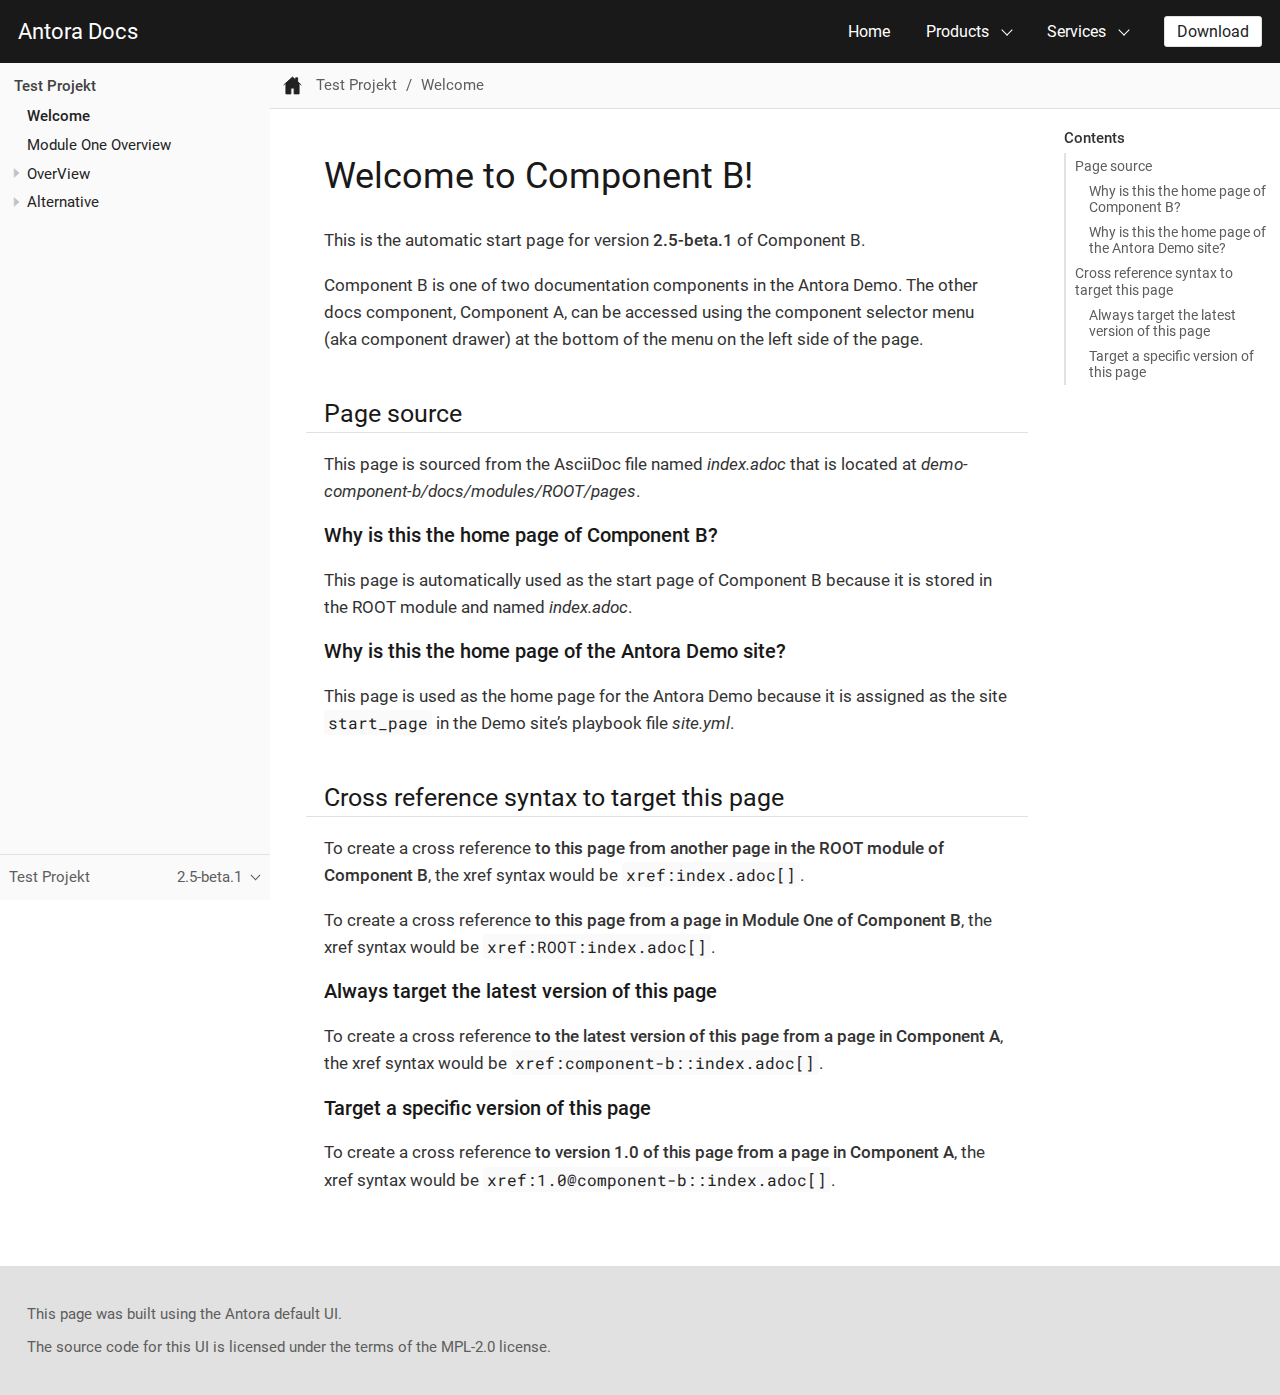
<file: docs/index.html>
<!DOCTYPE html>
<meta charset="utf-8">
<script>location="component-b/2.5/index.html"</script>
<meta http-equiv="refresh" content="0; url=component-b/2.5/index.html">
<meta name="robots" content="noindex">
<title>Redirect Notice</title>
<h1>Redirect Notice</h1>
<p>The page you requested has been relocated to <a href="component-b/2.5/index.html">component-b/2.5/index.html</a>.</p>
</file>
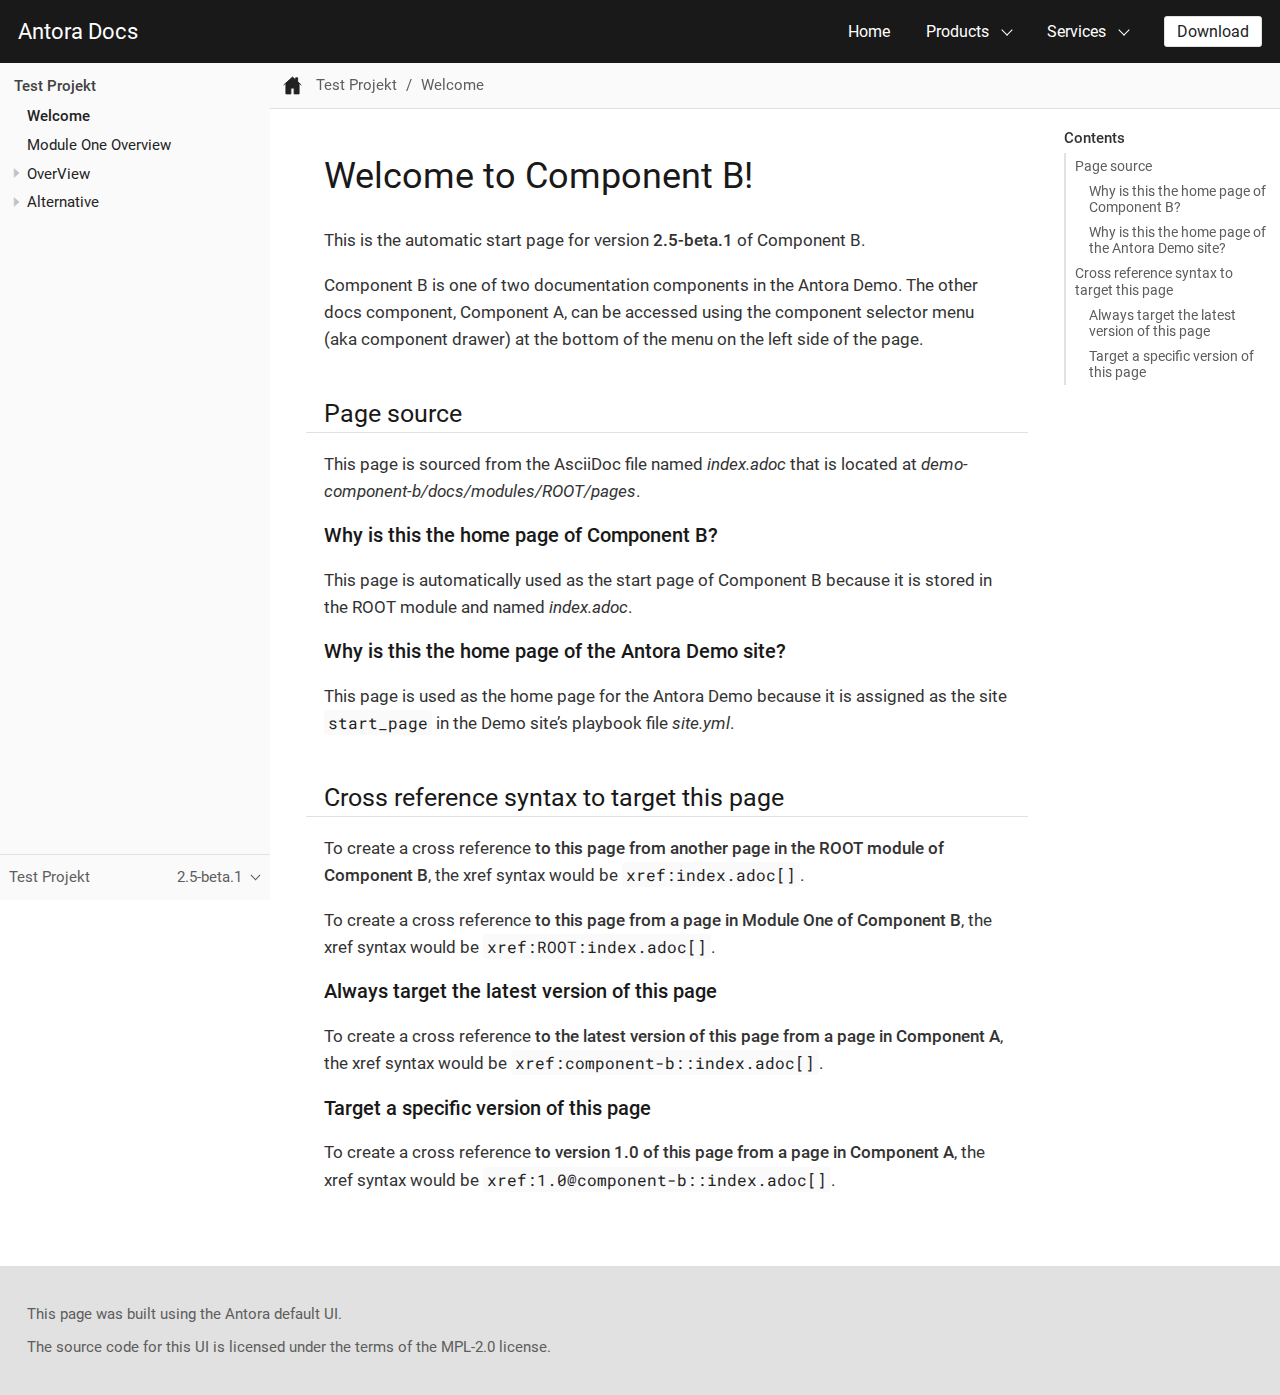
<file: docs/component-b/2.5/index.html>
<!DOCTYPE html>
<html lang="en">
  <head>
    <meta charset="utf-8">
    <meta name="viewport" content="width=device-width,initial-scale=1">
    <title>Welcome to Component B! :: Antora Docs</title>
    <meta name="generator" content="Antora 3.1.4">
    <link rel="stylesheet" href="../../_/css/site.css">
  </head>
  <body class="article">
<header class="header">
  <nav class="navbar">
    <div class="navbar-brand">
      <a class="navbar-item" href="../..">Antora Docs</a>
      <button class="navbar-burger" data-target="topbar-nav">
        <span></span>
        <span></span>
        <span></span>
      </button>
    </div>
    <div id="topbar-nav" class="navbar-menu">
      <div class="navbar-end">
        <a class="navbar-item" href="#">Home</a>
        <div class="navbar-item has-dropdown is-hoverable">
          <a class="navbar-link" href="#">Products</a>
          <div class="navbar-dropdown">
            <a class="navbar-item" href="#">Product A</a>
            <a class="navbar-item" href="#">Product B</a>
            <a class="navbar-item" href="#">Product C</a>
          </div>
        </div>
        <div class="navbar-item has-dropdown is-hoverable">
          <a class="navbar-link" href="#">Services</a>
          <div class="navbar-dropdown">
            <a class="navbar-item" href="#">Service A</a>
            <a class="navbar-item" href="#">Service B</a>
            <a class="navbar-item" href="#">Service C</a>
          </div>
        </div>
        <div class="navbar-item">
          <span class="control">
            <a class="button is-primary" href="#">Download</a>
          </span>
        </div>
      </div>
    </div>
  </nav>
</header>
<div class="body">
<div class="nav-container" data-component="component-b" data-version="2.5">
  <aside class="nav">
    <div class="panels">
<div class="nav-panel-menu is-active" data-panel="menu">
  <nav class="nav-menu">
    <h3 class="title"><a href="index.html">Test Projekt</a></h3>
<ul class="nav-list">
  <li class="nav-item" data-depth="0">
<ul class="nav-list">
  <li class="nav-item is-current-page" data-depth="1">
    <a class="nav-link" href="index.html">Welcome</a>
  </li>
</ul>
  </li>
  <li class="nav-item" data-depth="0">
<ul class="nav-list">
  <li class="nav-item" data-depth="1">
    <a class="nav-link" href="module-one/overview.html">Module One Overview</a>
  </li>
</ul>
  </li>
  <li class="nav-item" data-depth="0">
    <button class="nav-item-toggle"></button>
    <span class="nav-text">OverView</span>
<ul class="nav-list">
  <li class="nav-item" data-depth="1">
    <button class="nav-item-toggle"></button>
    <a class="nav-link" href="module-two/overview.html">Module Two Overview</a>
<ul class="nav-list">
  <li class="nav-item" data-depth="2">
    <a class="nav-link" href="module-two/draws.html">Draws</a>
  </li>
  <li class="nav-item" data-depth="2">
    <a class="nav-link" href="module-two/test.html">Module Two Test</a>
  </li>
</ul>
  </li>
</ul>
  </li>
  <li class="nav-item" data-depth="0">
    <button class="nav-item-toggle"></button>
    <span class="nav-text">Alternative</span>
<ul class="nav-list">
  <li class="nav-item" data-depth="1">
    <a class="nav-link" href="module-two/alternative.html">Alternative</a>
  </li>
</ul>
  </li>
</ul>
  </nav>
</div>
<div class="nav-panel-explore" data-panel="explore">
  <div class="context">
    <span class="title">Test Projekt</span>
    <span class="version">2.5-beta.1</span>
  </div>
  <ul class="components">
    <li class="component is-current">
      <a class="title" href="index.html">Test Projekt</a>
      <ul class="versions">
        <li class="version is-current is-latest">
          <a href="index.html">2.5-beta.1</a>
        </li>
      </ul>
    </li>
  </ul>
</div>
    </div>
  </aside>
</div>
<main class="article">
<div class="toolbar" role="navigation">
<button class="nav-toggle"></button>
  <a href="index.html" class="home-link is-current"></a>
<nav class="breadcrumbs" aria-label="breadcrumbs">
  <ul>
    <li><a href="index.html">Test Projekt</a></li>
    <li><a href="index.html">Welcome</a></li>
  </ul>
</nav>
</div>
  <div class="content">
<aside class="toc sidebar" data-title="Contents" data-levels="2">
  <div class="toc-menu"></div>
</aside>
<article class="doc">
<h1 class="page">Welcome to Component B!</h1>
<div id="preamble">
<div class="sectionbody">
<div class="paragraph">
<p>This is the automatic start page for version <strong>2.5-beta.1</strong> of Component B.</p>
</div>
<div class="paragraph">
<p>Component B is one of two documentation components in the Antora Demo.
The other docs component, Component A, can be accessed using the component selector menu (aka component drawer) at the bottom of the menu on the left side of the page.</p>
</div>
</div>
</div>
<div class="sect1">
<h2 id="_page_source"><a class="anchor" href="#_page_source"></a>Page source</h2>
<div class="sectionbody">
<div class="paragraph">
<p>This page is sourced from the AsciiDoc file named <em class="path">index.adoc</em> that is located at <em class="path">demo-component-b/docs/modules/ROOT/pages</em>.</p>
</div>
<div class="sect2">
<h3 id="_why_is_this_the_home_page_of_component_b"><a class="anchor" href="#_why_is_this_the_home_page_of_component_b"></a>Why is this the home page of Component B?</h3>
<div class="paragraph">
<p>This page is automatically used as the start page of Component B because it is stored in the ROOT module and named <em class="path">index.adoc</em>.</p>
</div>
</div>
<div class="sect2">
<h3 id="_why_is_this_the_home_page_of_the_antora_demo_site"><a class="anchor" href="#_why_is_this_the_home_page_of_the_antora_demo_site"></a>Why is this the home page of the Antora Demo site?</h3>
<div class="paragraph">
<p>This page is used as the home page for the Antora Demo because it is assigned as the site <code>start_page</code> in the Demo site&#8217;s playbook file <em class="path">site.yml</em>.</p>
</div>
</div>
</div>
</div>
<div class="sect1">
<h2 id="_cross_reference_syntax_to_target_this_page"><a class="anchor" href="#_cross_reference_syntax_to_target_this_page"></a>Cross reference syntax to target this page</h2>
<div class="sectionbody">
<div class="paragraph">
<p>To create a cross reference <strong>to this page from another page in the ROOT module of Component B</strong>, the xref syntax would be <code>xref:index.adoc[]</code>.</p>
</div>
<div class="paragraph">
<p>To create a cross reference <strong>to this page from a page in Module One of Component B</strong>, the xref syntax would be <code>xref:ROOT:index.adoc[]</code>.</p>
</div>
<div class="sect2">
<h3 id="_always_target_the_latest_version_of_this_page"><a class="anchor" href="#_always_target_the_latest_version_of_this_page"></a>Always target the latest version of this page</h3>
<div class="paragraph">
<p>To create a cross reference <strong>to the latest version of this page from a page in Component A</strong>, the xref syntax would be <code>xref:component-b::index.adoc[]</code>.</p>
</div>
</div>
<div class="sect2">
<h3 id="_target_a_specific_version_of_this_page"><a class="anchor" href="#_target_a_specific_version_of_this_page"></a>Target a specific version of this page</h3>
<div class="paragraph">
<p>To create a cross reference <strong>to version 1.0 of this page from a page in Component A</strong>, the xref syntax would be <code>xref:1.0@component-b::index.adoc[]</code>.</p>
</div>
</div>
</div>
</div>
</article>
  </div>
</main>
</div>
<footer class="footer">
  <p>This page was built using the Antora default UI.</p>
  <p>The source code for this UI is licensed under the terms of the MPL-2.0 license.</p>
</footer>
<script id="site-script" src="../../_/js/site.js" data-ui-root-path="../../_"></script>
<script async src="../../_/js/vendor/highlight.js"></script>
  </body>
</html>
</file>
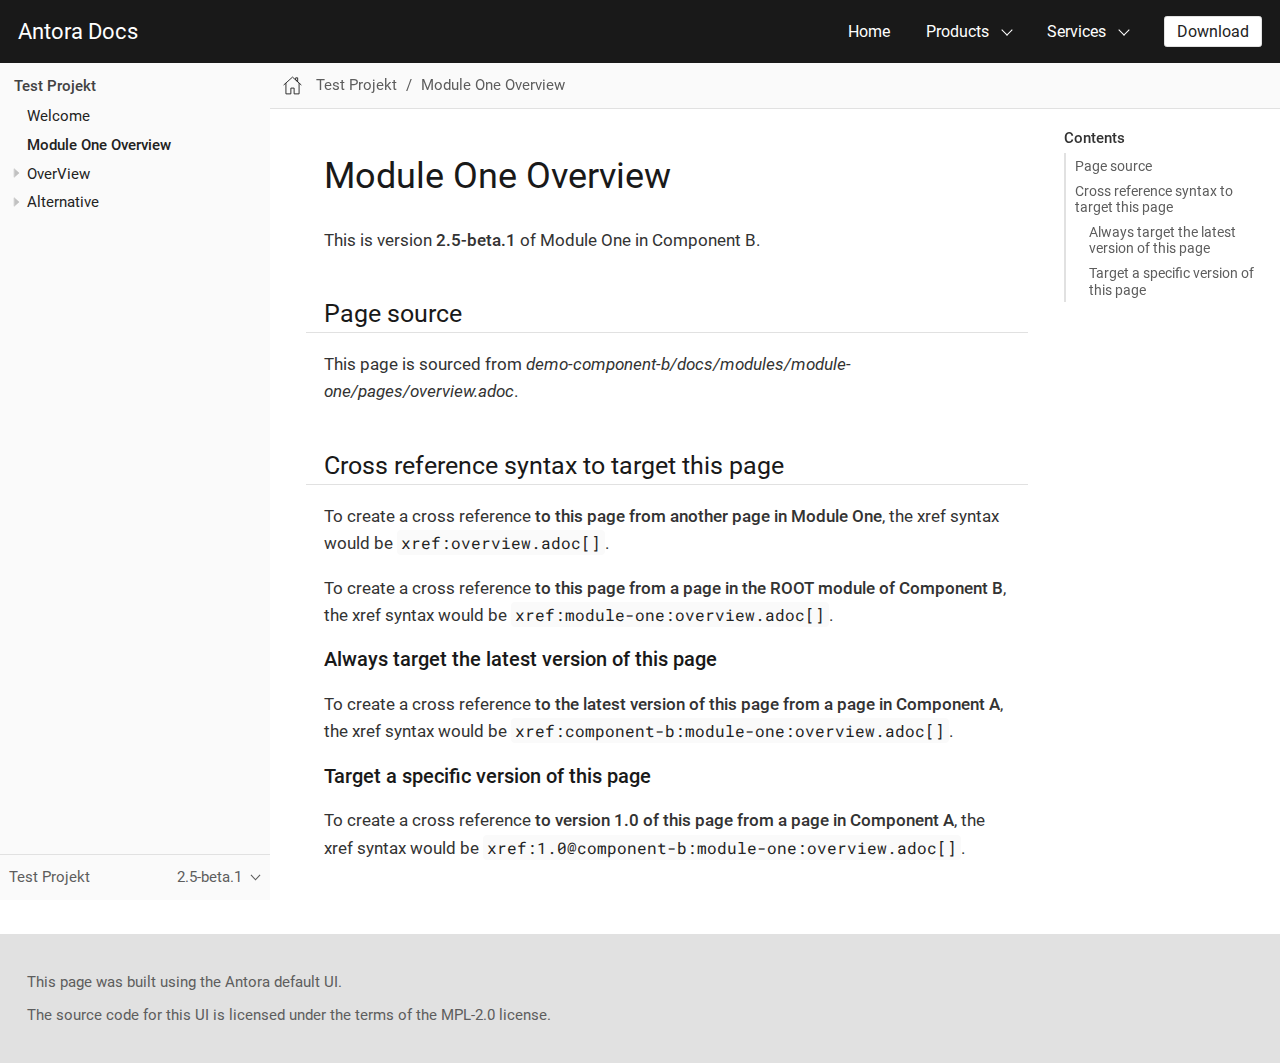
<file: docs/component-b/2.5/module-one/overview.html>
<!DOCTYPE html>
<html lang="en">
  <head>
    <meta charset="utf-8">
    <meta name="viewport" content="width=device-width,initial-scale=1">
    <title>Module One Overview :: Antora Docs</title>
    <meta name="generator" content="Antora 3.1.4">
    <link rel="stylesheet" href="../../../_/css/site.css">
  </head>
  <body class="article">
<header class="header">
  <nav class="navbar">
    <div class="navbar-brand">
      <a class="navbar-item" href="../../..">Antora Docs</a>
      <button class="navbar-burger" data-target="topbar-nav">
        <span></span>
        <span></span>
        <span></span>
      </button>
    </div>
    <div id="topbar-nav" class="navbar-menu">
      <div class="navbar-end">
        <a class="navbar-item" href="#">Home</a>
        <div class="navbar-item has-dropdown is-hoverable">
          <a class="navbar-link" href="#">Products</a>
          <div class="navbar-dropdown">
            <a class="navbar-item" href="#">Product A</a>
            <a class="navbar-item" href="#">Product B</a>
            <a class="navbar-item" href="#">Product C</a>
          </div>
        </div>
        <div class="navbar-item has-dropdown is-hoverable">
          <a class="navbar-link" href="#">Services</a>
          <div class="navbar-dropdown">
            <a class="navbar-item" href="#">Service A</a>
            <a class="navbar-item" href="#">Service B</a>
            <a class="navbar-item" href="#">Service C</a>
          </div>
        </div>
        <div class="navbar-item">
          <span class="control">
            <a class="button is-primary" href="#">Download</a>
          </span>
        </div>
      </div>
    </div>
  </nav>
</header>
<div class="body">
<div class="nav-container" data-component="component-b" data-version="2.5">
  <aside class="nav">
    <div class="panels">
<div class="nav-panel-menu is-active" data-panel="menu">
  <nav class="nav-menu">
    <h3 class="title"><a href="../index.html">Test Projekt</a></h3>
<ul class="nav-list">
  <li class="nav-item" data-depth="0">
<ul class="nav-list">
  <li class="nav-item" data-depth="1">
    <a class="nav-link" href="../index.html">Welcome</a>
  </li>
</ul>
  </li>
  <li class="nav-item" data-depth="0">
<ul class="nav-list">
  <li class="nav-item is-current-page" data-depth="1">
    <a class="nav-link" href="overview.html">Module One Overview</a>
  </li>
</ul>
  </li>
  <li class="nav-item" data-depth="0">
    <button class="nav-item-toggle"></button>
    <span class="nav-text">OverView</span>
<ul class="nav-list">
  <li class="nav-item" data-depth="1">
    <button class="nav-item-toggle"></button>
    <a class="nav-link" href="../module-two/overview.html">Module Two Overview</a>
<ul class="nav-list">
  <li class="nav-item" data-depth="2">
    <a class="nav-link" href="../module-two/draws.html">Draws</a>
  </li>
  <li class="nav-item" data-depth="2">
    <a class="nav-link" href="../module-two/test.html">Module Two Test</a>
  </li>
</ul>
  </li>
</ul>
  </li>
  <li class="nav-item" data-depth="0">
    <button class="nav-item-toggle"></button>
    <span class="nav-text">Alternative</span>
<ul class="nav-list">
  <li class="nav-item" data-depth="1">
    <a class="nav-link" href="../module-two/alternative.html">Alternative</a>
  </li>
</ul>
  </li>
</ul>
  </nav>
</div>
<div class="nav-panel-explore" data-panel="explore">
  <div class="context">
    <span class="title">Test Projekt</span>
    <span class="version">2.5-beta.1</span>
  </div>
  <ul class="components">
    <li class="component is-current">
      <a class="title" href="../index.html">Test Projekt</a>
      <ul class="versions">
        <li class="version is-current is-latest">
          <a href="../index.html">2.5-beta.1</a>
        </li>
      </ul>
    </li>
  </ul>
</div>
    </div>
  </aside>
</div>
<main class="article">
<div class="toolbar" role="navigation">
<button class="nav-toggle"></button>
  <a href="../index.html" class="home-link"></a>
<nav class="breadcrumbs" aria-label="breadcrumbs">
  <ul>
    <li><a href="../index.html">Test Projekt</a></li>
    <li><a href="overview.html">Module One Overview</a></li>
  </ul>
</nav>
</div>
  <div class="content">
<aside class="toc sidebar" data-title="Contents" data-levels="2">
  <div class="toc-menu"></div>
</aside>
<article class="doc">
<h1 class="page">Module One Overview</h1>
<div id="preamble">
<div class="sectionbody">
<div class="paragraph">
<p>This is version <strong>2.5-beta.1</strong> of Module One in Component B.</p>
</div>
</div>
</div>
<div class="sect1">
<h2 id="_page_source"><a class="anchor" href="#_page_source"></a>Page source</h2>
<div class="sectionbody">
<div class="paragraph">
<p>This page is sourced from <em class="path">demo-component-b/docs/modules/module-one/pages/overview.adoc</em>.</p>
</div>
</div>
</div>
<div class="sect1">
<h2 id="_cross_reference_syntax_to_target_this_page"><a class="anchor" href="#_cross_reference_syntax_to_target_this_page"></a>Cross reference syntax to target this page</h2>
<div class="sectionbody">
<div class="paragraph">
<p>To create a cross reference <strong>to this page from another page in Module One</strong>, the xref syntax would be <code>xref:overview.adoc[]</code>.</p>
</div>
<div class="paragraph">
<p>To create a cross reference <strong>to this page from a page in the ROOT module of Component B</strong>, the xref syntax would be <code>xref:module-one:overview.adoc[]</code>.</p>
</div>
<div class="sect2">
<h3 id="_always_target_the_latest_version_of_this_page"><a class="anchor" href="#_always_target_the_latest_version_of_this_page"></a>Always target the latest version of this page</h3>
<div class="paragraph">
<p>To create a cross reference <strong>to the latest version of this page from a page in Component A</strong>, the xref syntax would be <code>xref:component-b:module-one:overview.adoc[]</code>.</p>
</div>
</div>
<div class="sect2">
<h3 id="_target_a_specific_version_of_this_page"><a class="anchor" href="#_target_a_specific_version_of_this_page"></a>Target a specific version of this page</h3>
<div class="paragraph">
<p>To create a cross reference <strong>to version 1.0 of this page from a page in Component A</strong>, the xref syntax would be <code>xref:1.0@component-b:module-one:overview.adoc[]</code>.</p>
</div>
</div>
</div>
</div>
</article>
  </div>
</main>
</div>
<footer class="footer">
  <p>This page was built using the Antora default UI.</p>
  <p>The source code for this UI is licensed under the terms of the MPL-2.0 license.</p>
</footer>
<script id="site-script" src="../../../_/js/site.js" data-ui-root-path="../../../_"></script>
<script async src="../../../_/js/vendor/highlight.js"></script>
  </body>
</html>
</file>
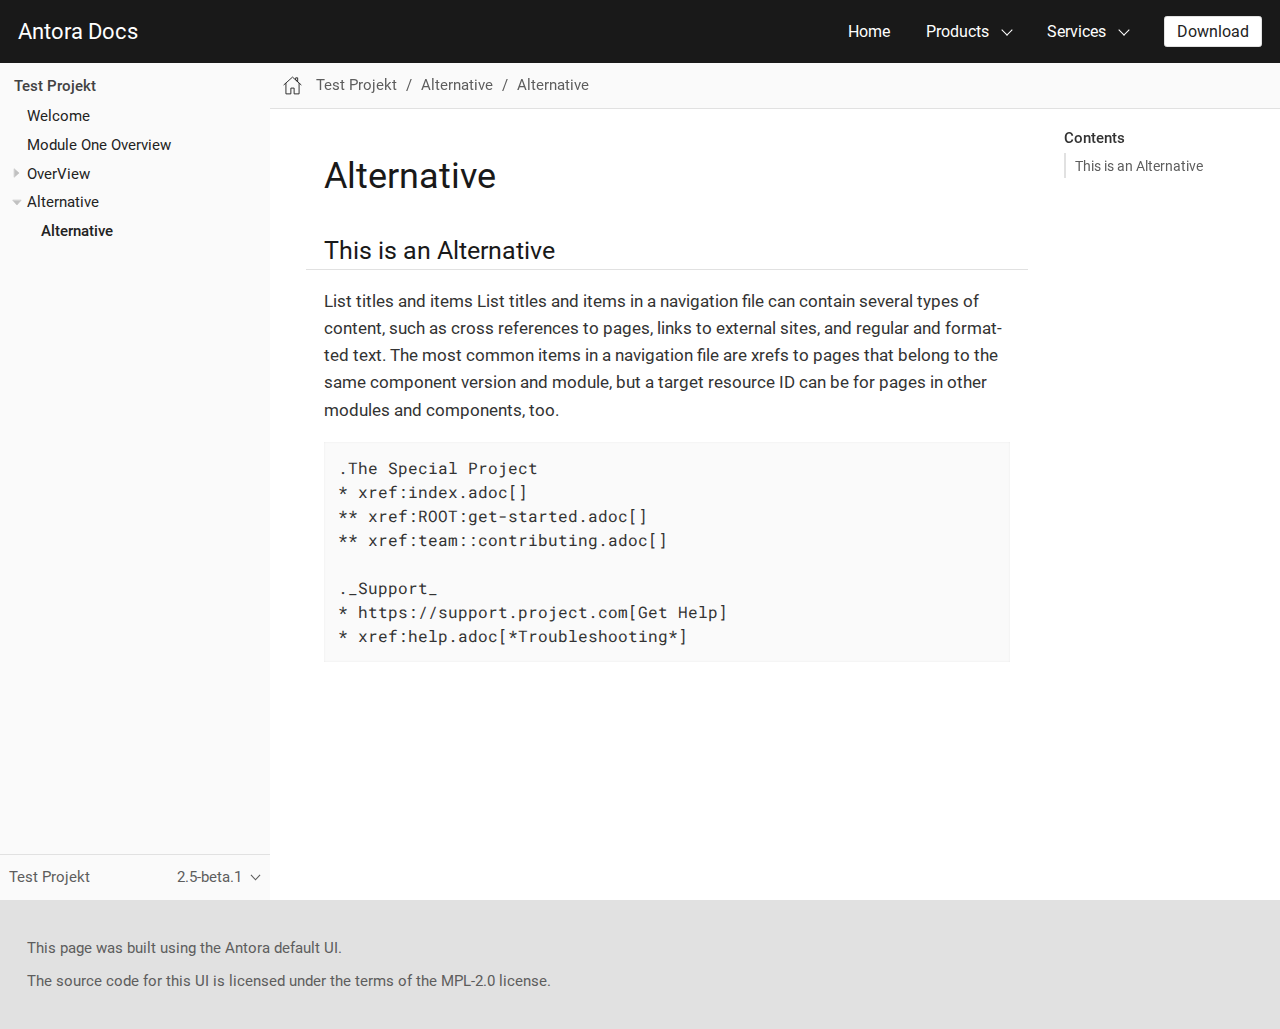
<file: docs/component-b/2.5/module-two/alternative.html>
<!DOCTYPE html>
<html lang="en">
  <head>
    <meta charset="utf-8">
    <meta name="viewport" content="width=device-width,initial-scale=1">
    <title>Alternative :: Antora Docs</title>
    <meta name="generator" content="Antora 3.1.4">
    <link rel="stylesheet" href="../../../_/css/site.css">
  </head>
  <body class="article">
<header class="header">
  <nav class="navbar">
    <div class="navbar-brand">
      <a class="navbar-item" href="../../..">Antora Docs</a>
      <button class="navbar-burger" data-target="topbar-nav">
        <span></span>
        <span></span>
        <span></span>
      </button>
    </div>
    <div id="topbar-nav" class="navbar-menu">
      <div class="navbar-end">
        <a class="navbar-item" href="#">Home</a>
        <div class="navbar-item has-dropdown is-hoverable">
          <a class="navbar-link" href="#">Products</a>
          <div class="navbar-dropdown">
            <a class="navbar-item" href="#">Product A</a>
            <a class="navbar-item" href="#">Product B</a>
            <a class="navbar-item" href="#">Product C</a>
          </div>
        </div>
        <div class="navbar-item has-dropdown is-hoverable">
          <a class="navbar-link" href="#">Services</a>
          <div class="navbar-dropdown">
            <a class="navbar-item" href="#">Service A</a>
            <a class="navbar-item" href="#">Service B</a>
            <a class="navbar-item" href="#">Service C</a>
          </div>
        </div>
        <div class="navbar-item">
          <span class="control">
            <a class="button is-primary" href="#">Download</a>
          </span>
        </div>
      </div>
    </div>
  </nav>
</header>
<div class="body">
<div class="nav-container" data-component="component-b" data-version="2.5">
  <aside class="nav">
    <div class="panels">
<div class="nav-panel-menu is-active" data-panel="menu">
  <nav class="nav-menu">
    <h3 class="title"><a href="../index.html">Test Projekt</a></h3>
<ul class="nav-list">
  <li class="nav-item" data-depth="0">
<ul class="nav-list">
  <li class="nav-item" data-depth="1">
    <a class="nav-link" href="../index.html">Welcome</a>
  </li>
</ul>
  </li>
  <li class="nav-item" data-depth="0">
<ul class="nav-list">
  <li class="nav-item" data-depth="1">
    <a class="nav-link" href="../module-one/overview.html">Module One Overview</a>
  </li>
</ul>
  </li>
  <li class="nav-item" data-depth="0">
    <button class="nav-item-toggle"></button>
    <span class="nav-text">OverView</span>
<ul class="nav-list">
  <li class="nav-item" data-depth="1">
    <button class="nav-item-toggle"></button>
    <a class="nav-link" href="overview.html">Module Two Overview</a>
<ul class="nav-list">
  <li class="nav-item" data-depth="2">
    <a class="nav-link" href="draws.html">Draws</a>
  </li>
  <li class="nav-item" data-depth="2">
    <a class="nav-link" href="test.html">Module Two Test</a>
  </li>
</ul>
  </li>
</ul>
  </li>
  <li class="nav-item" data-depth="0">
    <button class="nav-item-toggle"></button>
    <span class="nav-text">Alternative</span>
<ul class="nav-list">
  <li class="nav-item is-current-page" data-depth="1">
    <a class="nav-link" href="alternative.html">Alternative</a>
  </li>
</ul>
  </li>
</ul>
  </nav>
</div>
<div class="nav-panel-explore" data-panel="explore">
  <div class="context">
    <span class="title">Test Projekt</span>
    <span class="version">2.5-beta.1</span>
  </div>
  <ul class="components">
    <li class="component is-current">
      <a class="title" href="../index.html">Test Projekt</a>
      <ul class="versions">
        <li class="version is-current is-latest">
          <a href="../index.html">2.5-beta.1</a>
        </li>
      </ul>
    </li>
  </ul>
</div>
    </div>
  </aside>
</div>
<main class="article">
<div class="toolbar" role="navigation">
<button class="nav-toggle"></button>
  <a href="../index.html" class="home-link"></a>
<nav class="breadcrumbs" aria-label="breadcrumbs">
  <ul>
    <li><a href="../index.html">Test Projekt</a></li>
    <li>Alternative</li>
    <li><a href="alternative.html">Alternative</a></li>
  </ul>
</nav>
</div>
  <div class="content">
<aside class="toc sidebar" data-title="Contents" data-levels="2">
  <div class="toc-menu"></div>
</aside>
<article class="doc">
<h1 class="page">Alternative</h1>
<div class="sect1">
<h2 id="_this_is_an_alternative"><a class="anchor" href="#_this_is_an_alternative"></a>This is an Alternative</h2>
<div class="sectionbody">
<div class="paragraph">
<p>List titles and items
List titles and items in a navigation file can contain several types of content, such as cross references to pages, links to external sites, and regular and formatted text. The most common items in a navigation file are xrefs to pages that belong to the same component version and module, but a target resource ID can be for pages in other modules and components, too.</p>
</div>
<div class="listingblock">
<div class="content">
<pre class="highlightjs highlight"><code class="language-shell hljs" data-lang="shell">.The Special Project
* xref:index.adoc[]
** xref:ROOT:get-started.adoc[]
** xref:team::contributing.adoc[]

._Support_
* https://support.project.com[Get Help]
* xref:help.adoc[*Troubleshooting*]</code></pre>
</div>
</div>
</div>
</div>
</article>
  </div>
</main>
</div>
<footer class="footer">
  <p>This page was built using the Antora default UI.</p>
  <p>The source code for this UI is licensed under the terms of the MPL-2.0 license.</p>
</footer>
<script id="site-script" src="../../../_/js/site.js" data-ui-root-path="../../../_"></script>
<script async src="../../../_/js/vendor/highlight.js"></script>
  </body>
</html>
</file>
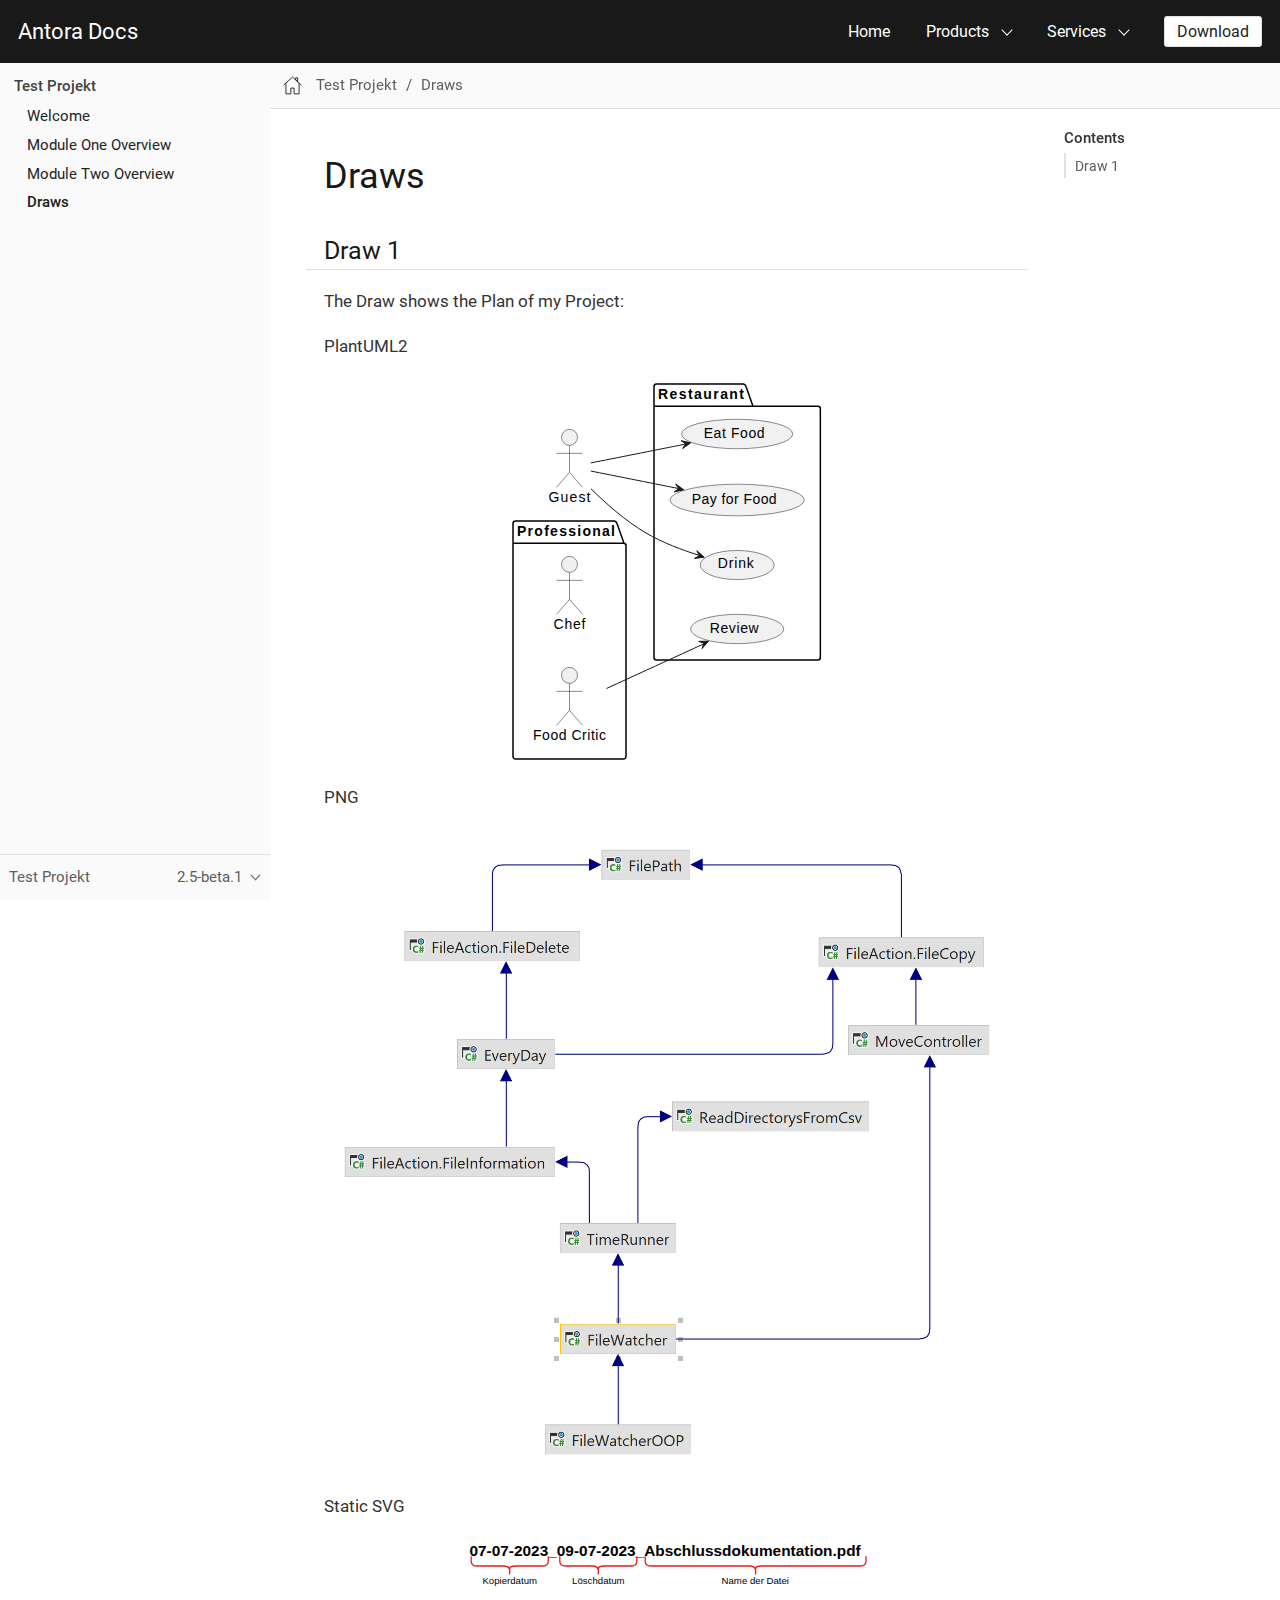
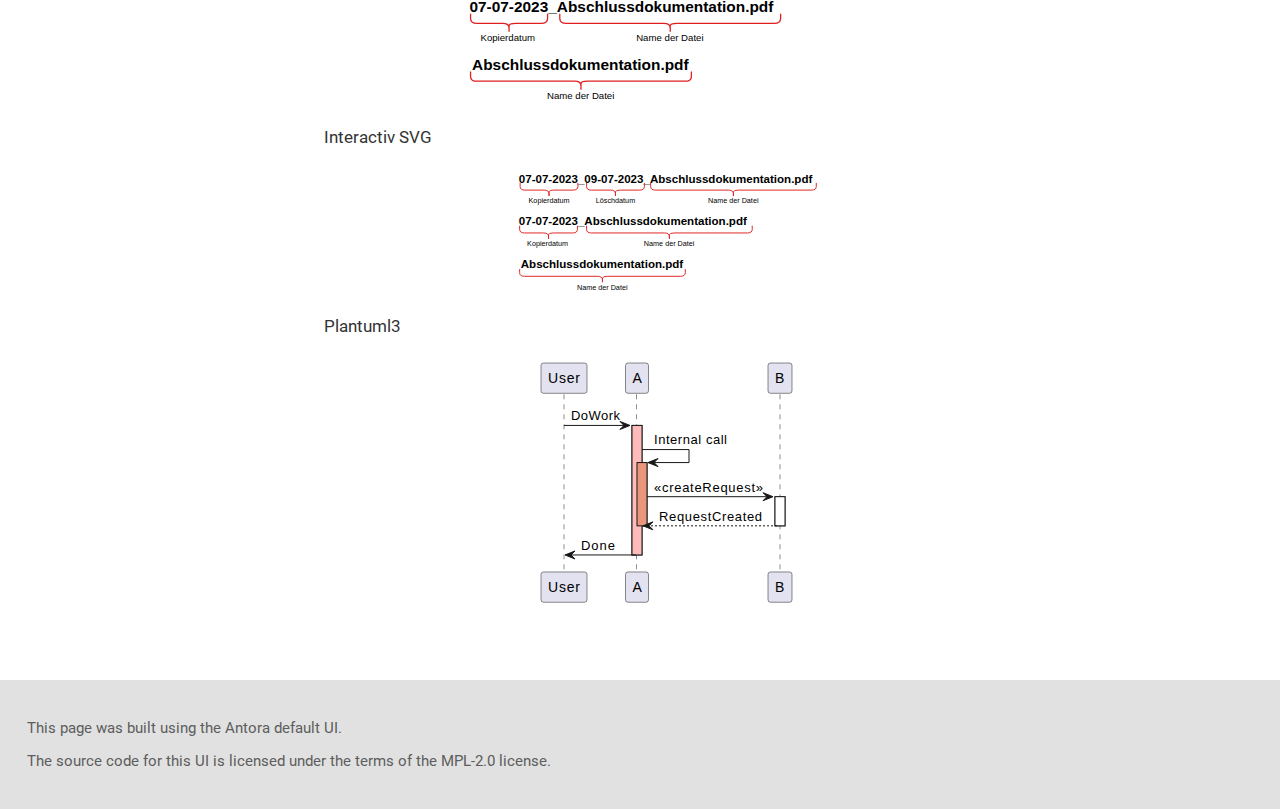
<file: docs/component-b/2.5/module-two/draws.html>
<!DOCTYPE html>
<html lang="en">
  <head>
    <meta charset="utf-8">
    <meta name="viewport" content="width=device-width,initial-scale=1">
    <title>Draws :: Antora Docs</title>
    <meta name="generator" content="Antora 3.1.4">
    <link rel="stylesheet" href="../../../_/css/site.css">
  </head>
  <body class="article">
<header class="header">
  <nav class="navbar">
    <div class="navbar-brand">
      <a class="navbar-item" href="../../..">Antora Docs</a>
      <button class="navbar-burger" data-target="topbar-nav">
        <span></span>
        <span></span>
        <span></span>
      </button>
    </div>
    <div id="topbar-nav" class="navbar-menu">
      <div class="navbar-end">
        <a class="navbar-item" href="#">Home</a>
        <div class="navbar-item has-dropdown is-hoverable">
          <a class="navbar-link" href="#">Products</a>
          <div class="navbar-dropdown">
            <a class="navbar-item" href="#">Product A</a>
            <a class="navbar-item" href="#">Product B</a>
            <a class="navbar-item" href="#">Product C</a>
          </div>
        </div>
        <div class="navbar-item has-dropdown is-hoverable">
          <a class="navbar-link" href="#">Services</a>
          <div class="navbar-dropdown">
            <a class="navbar-item" href="#">Service A</a>
            <a class="navbar-item" href="#">Service B</a>
            <a class="navbar-item" href="#">Service C</a>
          </div>
        </div>
        <div class="navbar-item">
          <span class="control">
            <a class="button is-primary" href="#">Download</a>
          </span>
        </div>
      </div>
    </div>
  </nav>
</header>
<div class="body">
<div class="nav-container" data-component="component-b" data-version="2.5">
  <aside class="nav">
    <div class="panels">
<div class="nav-panel-menu is-active" data-panel="menu">
  <nav class="nav-menu">
    <h3 class="title"><a href="../index.html">Test Projekt</a></h3>
<ul class="nav-list">
  <li class="nav-item" data-depth="0">
<ul class="nav-list">
  <li class="nav-item" data-depth="1">
    <a class="nav-link" href="../index.html">Welcome</a>
  </li>
</ul>
  </li>
  <li class="nav-item" data-depth="0">
<ul class="nav-list">
  <li class="nav-item" data-depth="1">
    <a class="nav-link" href="../module-one/overview.html">Module One Overview</a>
  </li>
</ul>
  </li>
  <li class="nav-item" data-depth="0">
<ul class="nav-list">
  <li class="nav-item" data-depth="1">
    <a class="nav-link" href="overview.html">Module Two Overview</a>
  </li>
  <li class="nav-item is-current-page" data-depth="1">
    <a class="nav-link" href="draws.html">Draws</a>
  </li>
</ul>
  </li>
</ul>
  </nav>
</div>
<div class="nav-panel-explore" data-panel="explore">
  <div class="context">
    <span class="title">Test Projekt</span>
    <span class="version">2.5-beta.1</span>
  </div>
  <ul class="components">
    <li class="component is-current">
      <a class="title" href="../index.html">Test Projekt</a>
      <ul class="versions">
        <li class="version is-current is-latest">
          <a href="../index.html">2.5-beta.1</a>
        </li>
      </ul>
    </li>
  </ul>
</div>
    </div>
  </aside>
</div>
<main class="article">
<div class="toolbar" role="navigation">
<button class="nav-toggle"></button>
  <a href="../index.html" class="home-link"></a>
<nav class="breadcrumbs" aria-label="breadcrumbs">
  <ul>
    <li><a href="../index.html">Test Projekt</a></li>
    <li><a href="draws.html">Draws</a></li>
  </ul>
</nav>
</div>
  <div class="content">
<aside class="toc sidebar" data-title="Contents" data-levels="2">
  <div class="toc-menu"></div>
</aside>
<article class="doc">
<h1 class="page">Draws</h1>
<div class="sect1">
<h2 id="_draw_1"><a class="anchor" href="#_draw_1"></a>Draw 1</h2>
<div class="sectionbody">
<div class="paragraph">
<p>The Draw shows the Plan of my Project:</p>
</div>
<div class="paragraph">
<p>PlantUML2</p>
</div>
<div class="imageblock kroki">
<div class="content">
<img src="_images/diag-55bf4ceade8ea75f2327e40d278876b3bd00d830.svg" alt="Diagram">
</div>
</div>
<div class="paragraph">
<p>PNG</p>
</div>
<div class="imageblock">
<div class="content">
<img src="_images/filewatcher.png" alt="filewatcher">
</div>
</div>
<div class="paragraph">
<p>Static SVG</p>
</div>
<div class="imageblock">
<div class="content">
<img src="_images/test.svg" alt="Static" width="400">
</div>
</div>
<div class="paragraph">
<p>Interactiv SVG</p>
</div>
<div class="imageblock">
<div class="content">
<object type="image/svg+xml" data="_images/test.svg" width="300"><span class="alt">Interactive</span></object>
</div>
</div>
<div class="paragraph">
<p>Plantuml3</p>
</div>
<div class="imageblock kroki">
<div class="content">
<img src="_images/diag-00e661166a631708a0af8ecc7da1f2766932a552.svg" alt="Diagram">
</div>
</div>
</div>
</div>
</article>
  </div>
</main>
</div>
<footer class="footer">
  <p>This page was built using the Antora default UI.</p>
  <p>The source code for this UI is licensed under the terms of the MPL-2.0 license.</p>
</footer>
<script id="site-script" src="../../../_/js/site.js" data-ui-root-path="../../../_"></script>
<script async src="../../../_/js/vendor/highlight.js"></script>
  </body>
</html>
</file>
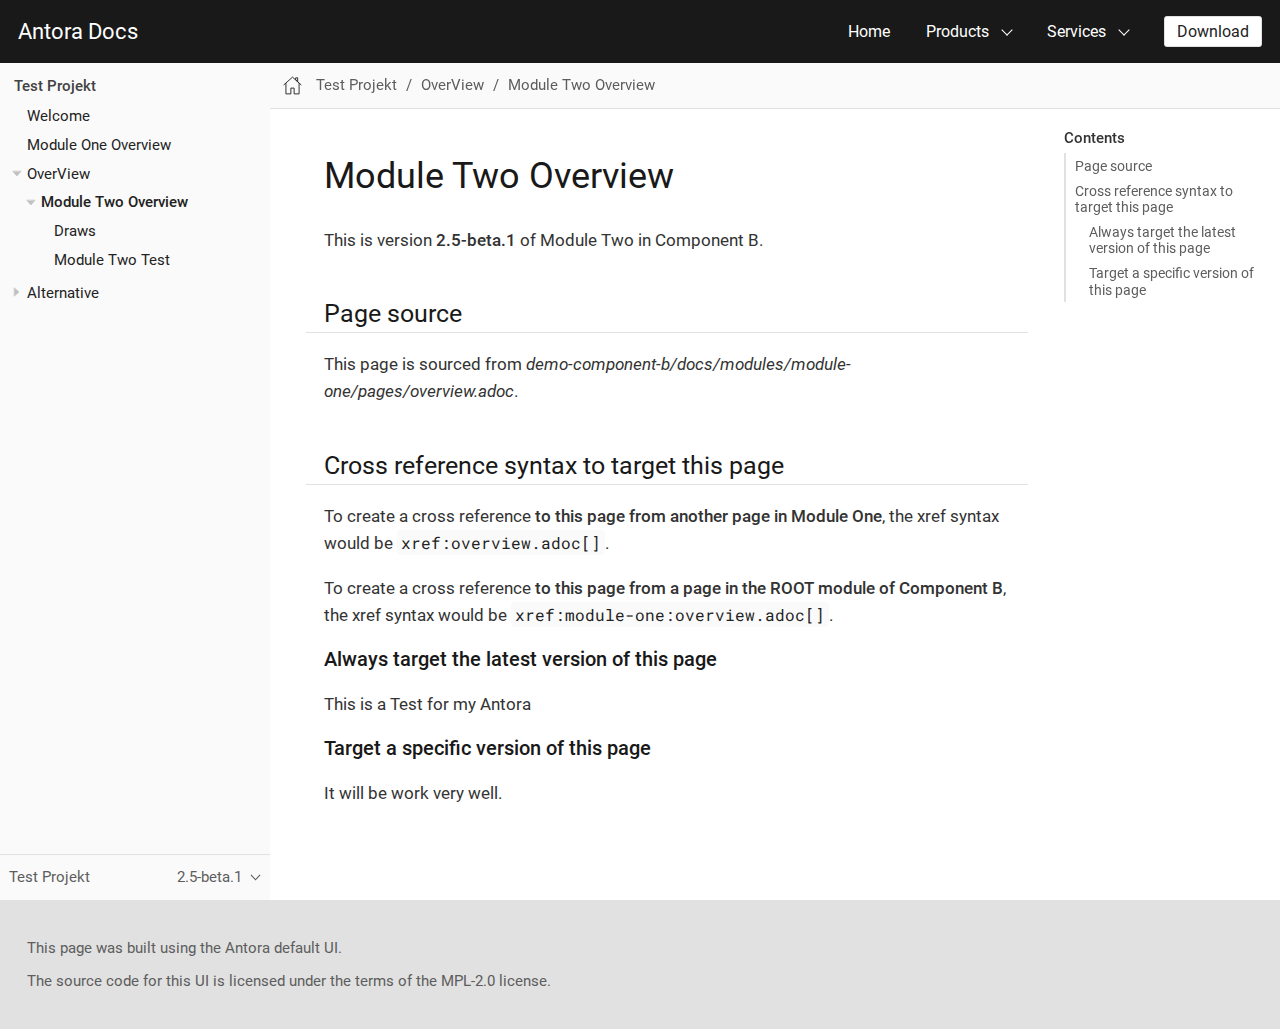
<file: docs/component-b/2.5/module-two/overview.html>
<!DOCTYPE html>
<html lang="en">
  <head>
    <meta charset="utf-8">
    <meta name="viewport" content="width=device-width,initial-scale=1">
    <title>Module Two Overview :: Antora Docs</title>
    <meta name="generator" content="Antora 3.1.4">
    <link rel="stylesheet" href="../../../_/css/site.css">
  </head>
  <body class="article">
<header class="header">
  <nav class="navbar">
    <div class="navbar-brand">
      <a class="navbar-item" href="../../..">Antora Docs</a>
      <button class="navbar-burger" data-target="topbar-nav">
        <span></span>
        <span></span>
        <span></span>
      </button>
    </div>
    <div id="topbar-nav" class="navbar-menu">
      <div class="navbar-end">
        <a class="navbar-item" href="#">Home</a>
        <div class="navbar-item has-dropdown is-hoverable">
          <a class="navbar-link" href="#">Products</a>
          <div class="navbar-dropdown">
            <a class="navbar-item" href="#">Product A</a>
            <a class="navbar-item" href="#">Product B</a>
            <a class="navbar-item" href="#">Product C</a>
          </div>
        </div>
        <div class="navbar-item has-dropdown is-hoverable">
          <a class="navbar-link" href="#">Services</a>
          <div class="navbar-dropdown">
            <a class="navbar-item" href="#">Service A</a>
            <a class="navbar-item" href="#">Service B</a>
            <a class="navbar-item" href="#">Service C</a>
          </div>
        </div>
        <div class="navbar-item">
          <span class="control">
            <a class="button is-primary" href="#">Download</a>
          </span>
        </div>
      </div>
    </div>
  </nav>
</header>
<div class="body">
<div class="nav-container" data-component="component-b" data-version="2.5">
  <aside class="nav">
    <div class="panels">
<div class="nav-panel-menu is-active" data-panel="menu">
  <nav class="nav-menu">
    <h3 class="title"><a href="../index.html">Test Projekt</a></h3>
<ul class="nav-list">
  <li class="nav-item" data-depth="0">
<ul class="nav-list">
  <li class="nav-item" data-depth="1">
    <a class="nav-link" href="../index.html">Welcome</a>
  </li>
</ul>
  </li>
  <li class="nav-item" data-depth="0">
<ul class="nav-list">
  <li class="nav-item" data-depth="1">
    <a class="nav-link" href="../module-one/overview.html">Module One Overview</a>
  </li>
</ul>
  </li>
  <li class="nav-item" data-depth="0">
    <button class="nav-item-toggle"></button>
    <span class="nav-text">OverView</span>
<ul class="nav-list">
  <li class="nav-item is-current-page" data-depth="1">
    <button class="nav-item-toggle"></button>
    <a class="nav-link" href="overview.html">Module Two Overview</a>
<ul class="nav-list">
  <li class="nav-item" data-depth="2">
    <a class="nav-link" href="draws.html">Draws</a>
  </li>
  <li class="nav-item" data-depth="2">
    <a class="nav-link" href="test.html">Module Two Test</a>
  </li>
</ul>
  </li>
</ul>
  </li>
  <li class="nav-item" data-depth="0">
    <button class="nav-item-toggle"></button>
    <span class="nav-text">Alternative</span>
<ul class="nav-list">
  <li class="nav-item" data-depth="1">
    <a class="nav-link" href="alternative.html">Alternative</a>
  </li>
</ul>
  </li>
</ul>
  </nav>
</div>
<div class="nav-panel-explore" data-panel="explore">
  <div class="context">
    <span class="title">Test Projekt</span>
    <span class="version">2.5-beta.1</span>
  </div>
  <ul class="components">
    <li class="component is-current">
      <a class="title" href="../index.html">Test Projekt</a>
      <ul class="versions">
        <li class="version is-current is-latest">
          <a href="../index.html">2.5-beta.1</a>
        </li>
      </ul>
    </li>
  </ul>
</div>
    </div>
  </aside>
</div>
<main class="article">
<div class="toolbar" role="navigation">
<button class="nav-toggle"></button>
  <a href="../index.html" class="home-link"></a>
<nav class="breadcrumbs" aria-label="breadcrumbs">
  <ul>
    <li><a href="../index.html">Test Projekt</a></li>
    <li>OverView</li>
    <li><a href="overview.html">Module Two Overview</a></li>
  </ul>
</nav>
</div>
  <div class="content">
<aside class="toc sidebar" data-title="Contents" data-levels="2">
  <div class="toc-menu"></div>
</aside>
<article class="doc">
<h1 class="page">Module Two Overview</h1>
<div id="preamble">
<div class="sectionbody">
<div class="paragraph">
<p>This is version <strong>2.5-beta.1</strong> of Module Two in Component B.</p>
</div>
</div>
</div>
<div class="sect1">
<h2 id="_page_source"><a class="anchor" href="#_page_source"></a>Page source</h2>
<div class="sectionbody">
<div class="paragraph">
<p>This page is sourced from <em class="path">demo-component-b/docs/modules/module-one/pages/overview.adoc</em>.</p>
</div>
</div>
</div>
<div class="sect1">
<h2 id="_cross_reference_syntax_to_target_this_page"><a class="anchor" href="#_cross_reference_syntax_to_target_this_page"></a>Cross reference syntax to target this page</h2>
<div class="sectionbody">
<div class="paragraph">
<p>To create a cross reference <strong>to this page from another page in Module One</strong>, the xref syntax would be <code>xref:overview.adoc[]</code>.</p>
</div>
<div class="paragraph">
<p>To create a cross reference <strong>to this page from a page in the ROOT module of Component B</strong>, the xref syntax would be <code>xref:module-one:overview.adoc[]</code>.</p>
</div>
<div class="sect2">
<h3 id="_always_target_the_latest_version_of_this_page"><a class="anchor" href="#_always_target_the_latest_version_of_this_page"></a>Always target the latest version of this page</h3>
<div class="paragraph">
<p>This is a Test for my Antora</p>
</div>
</div>
<div class="sect2">
<h3 id="_target_a_specific_version_of_this_page"><a class="anchor" href="#_target_a_specific_version_of_this_page"></a>Target a specific version of this page</h3>
<div class="paragraph">
<p>It will be work very well.</p>
</div>
</div>
</div>
</div>
</article>
  </div>
</main>
</div>
<footer class="footer">
  <p>This page was built using the Antora default UI.</p>
  <p>The source code for this UI is licensed under the terms of the MPL-2.0 license.</p>
</footer>
<script id="site-script" src="../../../_/js/site.js" data-ui-root-path="../../../_"></script>
<script async src="../../../_/js/vendor/highlight.js"></script>
  </body>
</html>
</file>
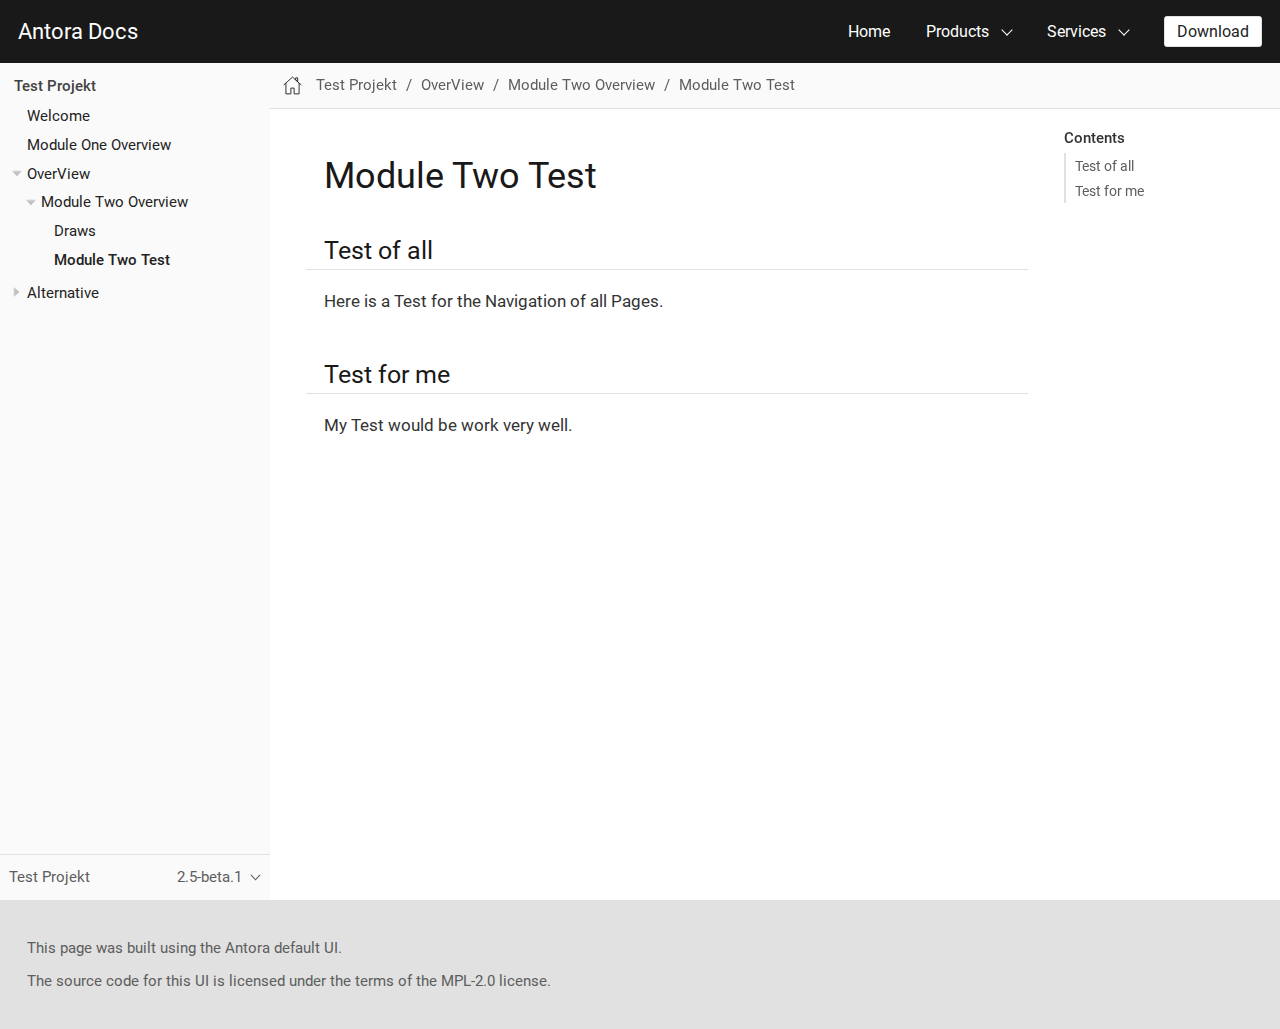
<file: docs/component-b/2.5/module-two/test.html>
<!DOCTYPE html>
<html lang="en">
  <head>
    <meta charset="utf-8">
    <meta name="viewport" content="width=device-width,initial-scale=1">
    <title>Module Two Test :: Antora Docs</title>
    <meta name="generator" content="Antora 3.1.4">
    <link rel="stylesheet" href="../../../_/css/site.css">
  </head>
  <body class="article">
<header class="header">
  <nav class="navbar">
    <div class="navbar-brand">
      <a class="navbar-item" href="../../..">Antora Docs</a>
      <button class="navbar-burger" data-target="topbar-nav">
        <span></span>
        <span></span>
        <span></span>
      </button>
    </div>
    <div id="topbar-nav" class="navbar-menu">
      <div class="navbar-end">
        <a class="navbar-item" href="#">Home</a>
        <div class="navbar-item has-dropdown is-hoverable">
          <a class="navbar-link" href="#">Products</a>
          <div class="navbar-dropdown">
            <a class="navbar-item" href="#">Product A</a>
            <a class="navbar-item" href="#">Product B</a>
            <a class="navbar-item" href="#">Product C</a>
          </div>
        </div>
        <div class="navbar-item has-dropdown is-hoverable">
          <a class="navbar-link" href="#">Services</a>
          <div class="navbar-dropdown">
            <a class="navbar-item" href="#">Service A</a>
            <a class="navbar-item" href="#">Service B</a>
            <a class="navbar-item" href="#">Service C</a>
          </div>
        </div>
        <div class="navbar-item">
          <span class="control">
            <a class="button is-primary" href="#">Download</a>
          </span>
        </div>
      </div>
    </div>
  </nav>
</header>
<div class="body">
<div class="nav-container" data-component="component-b" data-version="2.5">
  <aside class="nav">
    <div class="panels">
<div class="nav-panel-menu is-active" data-panel="menu">
  <nav class="nav-menu">
    <h3 class="title"><a href="../index.html">Test Projekt</a></h3>
<ul class="nav-list">
  <li class="nav-item" data-depth="0">
<ul class="nav-list">
  <li class="nav-item" data-depth="1">
    <a class="nav-link" href="../index.html">Welcome</a>
  </li>
</ul>
  </li>
  <li class="nav-item" data-depth="0">
<ul class="nav-list">
  <li class="nav-item" data-depth="1">
    <a class="nav-link" href="../module-one/overview.html">Module One Overview</a>
  </li>
</ul>
  </li>
  <li class="nav-item" data-depth="0">
    <button class="nav-item-toggle"></button>
    <span class="nav-text">OverView</span>
<ul class="nav-list">
  <li class="nav-item" data-depth="1">
    <button class="nav-item-toggle"></button>
    <a class="nav-link" href="overview.html">Module Two Overview</a>
<ul class="nav-list">
  <li class="nav-item" data-depth="2">
    <a class="nav-link" href="draws.html">Draws</a>
  </li>
  <li class="nav-item is-current-page" data-depth="2">
    <a class="nav-link" href="test.html">Module Two Test</a>
  </li>
</ul>
  </li>
</ul>
  </li>
  <li class="nav-item" data-depth="0">
    <button class="nav-item-toggle"></button>
    <span class="nav-text">Alternative</span>
<ul class="nav-list">
  <li class="nav-item" data-depth="1">
    <a class="nav-link" href="alternative.html">Alternative</a>
  </li>
</ul>
  </li>
</ul>
  </nav>
</div>
<div class="nav-panel-explore" data-panel="explore">
  <div class="context">
    <span class="title">Test Projekt</span>
    <span class="version">2.5-beta.1</span>
  </div>
  <ul class="components">
    <li class="component is-current">
      <a class="title" href="../index.html">Test Projekt</a>
      <ul class="versions">
        <li class="version is-current is-latest">
          <a href="../index.html">2.5-beta.1</a>
        </li>
      </ul>
    </li>
  </ul>
</div>
    </div>
  </aside>
</div>
<main class="article">
<div class="toolbar" role="navigation">
<button class="nav-toggle"></button>
  <a href="../index.html" class="home-link"></a>
<nav class="breadcrumbs" aria-label="breadcrumbs">
  <ul>
    <li><a href="../index.html">Test Projekt</a></li>
    <li>OverView</li>
    <li><a href="overview.html">Module Two Overview</a></li>
    <li><a href="test.html">Module Two Test</a></li>
  </ul>
</nav>
</div>
  <div class="content">
<aside class="toc sidebar" data-title="Contents" data-levels="2">
  <div class="toc-menu"></div>
</aside>
<article class="doc">
<h1 class="page">Module Two Test</h1>
<div class="sect1">
<h2 id="_test_of_all"><a class="anchor" href="#_test_of_all"></a>Test of all</h2>
<div class="sectionbody">
<div class="paragraph">
<p>Here is a Test for the Navigation of all Pages.</p>
</div>
</div>
</div>
<div class="sect1">
<h2 id="_test_for_me"><a class="anchor" href="#_test_for_me"></a>Test for me</h2>
<div class="sectionbody">
<div class="paragraph">
<p>My Test would be work very well.</p>
</div>
</div>
</div>
</article>
  </div>
</main>
</div>
<footer class="footer">
  <p>This page was built using the Antora default UI.</p>
  <p>The source code for this UI is licensed under the terms of the MPL-2.0 license.</p>
</footer>
<script id="site-script" src="../../../_/js/site.js" data-ui-root-path="../../../_"></script>
<script async src="../../../_/js/vendor/highlight.js"></script>
  </body>
</html>
</file>
<file: docs/_/css/site.css>
@font-face{font-family:Roboto;font-style:normal;font-weight:400;src:url(../font/roboto-latin-400-normal.woff2) format("woff2"),url(../font/roboto-latin-400-normal.woff) format("woff");unicode-range:U+00??,U+0131,U+0152-0153,U+02bb-02bc,U+02c6,U+02da,U+02dc,U+2000-206f,U+2074,U+20ac,U+2122,U+2191,U+2193,U+2212,U+2215,U+feff,U+fffd}@font-face{font-family:Roboto;font-style:italic;font-weight:400;src:url(../font/roboto-latin-400-italic.woff2) format("woff2"),url(../font/roboto-latin-400-italic.woff) format("woff");unicode-range:U+00??,U+0131,U+0152-0153,U+02bb-02bc,U+02c6,U+02da,U+02dc,U+2000-206f,U+2074,U+20ac,U+2122,U+2191,U+2193,U+2212,U+2215,U+feff,U+fffd}@font-face{font-family:Roboto;font-style:normal;font-weight:500;src:url(../font/roboto-latin-500-normal.woff2) format("woff2"),url(../font/roboto-latin-500-normal.woff) format("woff");unicode-range:U+00??,U+0131,U+0152-0153,U+02bb-02bc,U+02c6,U+02da,U+02dc,U+2000-206f,U+2074,U+20ac,U+2122,U+2191,U+2193,U+2212,U+2215,U+feff,U+fffd}@font-face{font-family:Roboto;font-style:italic;font-weight:500;src:url(../font/roboto-latin-500-italic.woff2) format("woff2"),url(../font/roboto-latin-500-italic.woff) format("woff");unicode-range:U+00??,U+0131,U+0152-0153,U+02bb-02bc,U+02c6,U+02da,U+02dc,U+2000-206f,U+2074,U+20ac,U+2122,U+2191,U+2193,U+2212,U+2215,U+feff,U+fffd}@font-face{font-family:Roboto Mono;font-style:normal;font-weight:400;src:url(../font/roboto-mono-latin-400-normal.woff2) format("woff2"),url(../font/roboto-mono-latin-400-normal.woff) format("woff");unicode-range:U+00??,U+0131,U+0152-0153,U+02bb-02bc,U+02c6,U+02da,U+02dc,U+2000-206f,U+2074,U+20ac,U+2122,U+2191,U+2193,U+2212,U+2215,U+feff,U+fffd}@font-face{font-family:Roboto Mono;font-style:normal;font-weight:500;src:url(../font/roboto-mono-latin-500-normal.woff2) format("woff2"),url(../font/roboto-mono-latin-500-normal.woff) format("woff");unicode-range:U+00??,U+0131,U+0152-0153,U+02bb-02bc,U+02c6,U+02da,U+02dc,U+2000-206f,U+2074,U+20ac,U+2122,U+2191,U+2193,U+2212,U+2215,U+feff,U+fffd}*,::after,::before{-webkit-box-sizing:inherit;box-sizing:inherit}html{-webkit-box-sizing:border-box;box-sizing:border-box;font-size:1.0625em;height:100%;scroll-behavior:smooth}@media screen and (min-width:1024px){html{font-size:1.125em}}body{background:#fff;color:#222;font-family:Roboto,sans-serif;line-height:1.15;margin:0;-moz-tab-size:4;-o-tab-size:4;tab-size:4;word-wrap:anywhere}a{text-decoration:none}a:hover{text-decoration:underline}a:active{background-color:none}code,kbd,pre{font-family:Roboto Mono,monospace}b,dt,strong,th{font-weight:500}sub,sup{font-size:75%;line-height:0;position:relative;vertical-align:baseline}sub{bottom:-.25em}sup{top:-.5em}em em{font-style:normal}strong strong{font-weight:400}button{cursor:pointer;font-family:inherit;font-size:1em;line-height:1.15;margin:0}button::-moz-focus-inner{border:none;padding:0}summary{cursor:pointer;-webkit-tap-highlight-color:transparent;outline:none}table{border-collapse:collapse;word-wrap:normal}object[type="image/svg+xml"]:not([width]){width:-webkit-fit-content;width:-moz-fit-content;width:fit-content}::-webkit-input-placeholder{opacity:.5}::-moz-placeholder{opacity:.5}:-ms-input-placeholder{opacity:.5}::-ms-input-placeholder{opacity:.5}::placeholder{opacity:.5}@media (pointer:fine){@supports (scrollbar-width:thin){html{scrollbar-color:#c1c1c1 #fafafa}body *{scrollbar-width:thin;scrollbar-color:#c1c1c1 transparent}}html::-webkit-scrollbar{background-color:#fafafa;height:12px;width:12px}body ::-webkit-scrollbar{height:6px;width:6px}::-webkit-scrollbar-thumb{background-clip:padding-box;background-color:#c1c1c1;border:3px solid transparent;border-radius:12px}body ::-webkit-scrollbar-thumb{border-width:1.75px;border-radius:6px}::-webkit-scrollbar-thumb:hover{background-color:#9c9c9c}}@media screen and (min-width:1024px){.body{display:-webkit-box;display:-ms-flexbox;display:flex}}.nav-container{position:fixed;top:3.5rem;left:0;width:100%;font-size:.94444rem;z-index:1;visibility:hidden}@media screen and (min-width:769px){.nav-container{width:15rem}}@media screen and (min-width:1024px){.nav-container{font-size:.86111rem;-webkit-box-flex:0;-ms-flex:none;flex:none;position:static;top:0;visibility:visible}}.nav-container.is-active{visibility:visible}.nav{background:#fafafa;position:relative;top:2.5rem;height:calc(100vh - 6rem)}@media screen and (min-width:769px){.nav{-webkit-box-shadow:.5px 0 3px #c1c1c1;box-shadow:.5px 0 3px #c1c1c1}}@media screen and (min-width:1024px){.nav{top:3.5rem;-webkit-box-shadow:none;box-shadow:none;position:sticky;height:calc(100vh - 3.5rem)}}.nav a{color:inherit}.nav .panels{display:-webkit-box;display:-ms-flexbox;display:flex;-webkit-box-orient:vertical;-webkit-box-direction:normal;-ms-flex-direction:column;flex-direction:column;height:inherit}html.is-clipped--nav{overflow-y:hidden}.nav-panel-menu{overflow-y:scroll;-ms-scroll-chaining:none;overscroll-behavior:none;height:calc(100% - 2.5rem)}.nav-panel-menu:not(.is-active) .nav-menu{opacity:.75}.nav-panel-menu:not(.is-active)::after{content:"";background:rgba(0,0,0,.5);display:block;position:absolute;top:0;right:0;bottom:0;left:0}.nav-menu{min-height:100%;padding:.5rem .75rem;line-height:1.35;position:relative}.nav-menu h3.title{color:#424242;font-size:inherit;font-weight:500;margin:0;padding:.25em 0 .125em}.nav-list{list-style:none;margin:0 0 0 .75rem;padding:0}.nav-menu>.nav-list+.nav-list{margin-top:.5rem}.nav-item{margin-top:.5em}.nav-item-toggle~.nav-list{padding-bottom:.125rem}.nav-item[data-depth="0"]>.nav-list:first-child{display:block;margin:0}.nav-item:not(.is-active)>.nav-list{display:none}.nav-item-toggle{background:transparent url(../img/caret.svg) no-repeat 50%/50%;border:none;outline:none;line-height:inherit;padding:0;position:absolute;height:1.35em;width:1.35em;margin-top:-.05em;margin-left:-1.35em}.nav-item.is-active>.nav-item-toggle{-webkit-transform:rotate(90deg);transform:rotate(90deg)}.is-current-page>.nav-link,.is-current-page>.nav-text{font-weight:500}.nav-panel-explore{background:#fafafa;display:-webkit-box;display:-ms-flexbox;display:flex;-webkit-box-orient:vertical;-webkit-box-direction:normal;-ms-flex-direction:column;flex-direction:column;position:absolute;top:0;right:0;bottom:0;left:0}.nav-panel-explore:not(:first-child){top:auto;max-height:calc(50% + 2.5rem)}.nav-panel-explore .context{font-size:.83333rem;-ms-flex-negative:0;flex-shrink:0;color:#5d5d5d;-webkit-box-shadow:0 -1px 0 #e1e1e1;box-shadow:0 -1px 0 #e1e1e1;padding:0 .5rem;display:-webkit-box;display:-ms-flexbox;display:flex;-webkit-box-align:center;-ms-flex-align:center;align-items:center;-webkit-box-pack:justify;-ms-flex-pack:justify;justify-content:space-between;line-height:1;height:2.5rem}.nav-panel-explore:not(:first-child) .context{cursor:pointer}.nav-panel-explore .context .version{display:-webkit-box;display:-ms-flexbox;display:flex;-webkit-box-align:inherit;-ms-flex-align:inherit;align-items:inherit}.nav-panel-explore .context .version::after{content:"";background:url(../img/chevron.svg) no-repeat 100%/auto 100%;width:1.25em;height:.75em}.nav-panel-explore .components{line-height:1.6;-webkit-box-flex:1;-ms-flex-positive:1;flex-grow:1;-webkit-box-shadow:inset 0 1px 5px #e1e1e1;box-shadow:inset 0 1px 5px #e1e1e1;background:#f0f0f0;padding:.5rem .75rem 0;margin:0;overflow-y:scroll;-ms-scroll-chaining:none;overscroll-behavior:none;max-height:100%;display:block}.nav-panel-explore:not(.is-active) .components{display:none}.nav-panel-explore .component{display:block}.nav-panel-explore .component+.component{margin-top:.5rem}.nav-panel-explore .component:last-child{margin-bottom:.75rem}.nav-panel-explore .component .title{font-weight:500}.nav-panel-explore .versions{display:-webkit-box;display:-ms-flexbox;display:flex;-ms-flex-wrap:wrap;flex-wrap:wrap;padding-left:0;margin-top:-.25rem;line-height:1;list-style:none}.nav-panel-explore .component .version{margin:.375rem .375rem 0 0}.nav-panel-explore .component .version a{border:1px solid #c1c1c1;border-radius:.25rem;opacity:.75;white-space:nowrap;padding:.125em .25em;display:inherit}.nav-panel-explore .component .is-current a{border-color:currentColor;opacity:.9;font-weight:500}@media screen and (max-width:1023.5px){aside.toc.sidebar{display:none}main>.content{overflow-x:auto}}@media screen and (min-width:1024px){main{-webkit-box-flex:1;-ms-flex:auto;flex:auto;min-width:0}main>.content{display:-webkit-box;display:-ms-flexbox;display:flex}aside.toc.embedded{display:none}aside.toc.sidebar{-webkit-box-flex:0;-ms-flex:0 0 9rem;flex:0 0 9rem;-webkit-box-ordinal-group:2;-ms-flex-order:1;order:1}}@media screen and (min-width:1216px){aside.toc.sidebar{-ms-flex-preferred-size:12rem;flex-basis:12rem}}.toolbar{color:#5d5d5d;-webkit-box-align:center;-ms-flex-align:center;align-items:center;background-color:#fafafa;-webkit-box-shadow:0 1px 0 #e1e1e1;box-shadow:0 1px 0 #e1e1e1;display:-webkit-box;display:-ms-flexbox;display:flex;font-size:.83333rem;height:2.5rem;-webkit-box-pack:start;-ms-flex-pack:start;justify-content:flex-start;position:sticky;top:3.5rem;z-index:2}.toolbar a{color:inherit}.nav-toggle{background:url(../img/menu.svg) no-repeat 50% 47.5%;background-size:49%;border:none;outline:none;line-height:inherit;padding:0;height:2.5rem;width:2.5rem;margin-right:-.25rem}@media screen and (min-width:1024px){.nav-toggle{display:none}}.nav-toggle.is-active{background-image:url(../img/back.svg);background-size:41.5%}.home-link{display:block;background:url(../img/home-o.svg) no-repeat 50%;height:1.25rem;width:1.25rem;margin:.625rem}.home-link.is-current,.home-link:hover{background-image:url(../img/home.svg)}.edit-this-page{display:none;padding-right:.5rem}@media screen and (min-width:1024px){.edit-this-page{display:block}}.toolbar .edit-this-page a{color:#8e8e8e}.breadcrumbs{display:none;-webkit-box-flex:1;-ms-flex:1 1;flex:1 1;padding:0 .5rem 0 .75rem;line-height:1.35}@media screen and (min-width:1024px){.breadcrumbs{display:block}}a+.breadcrumbs{padding-left:.05rem}.breadcrumbs ul{display:-webkit-box;display:-ms-flexbox;display:flex;-ms-flex-wrap:wrap;flex-wrap:wrap;margin:0;padding:0;list-style:none}.breadcrumbs li{display:inline;margin:0}.breadcrumbs li::after{content:"/";padding:0 .5rem}.breadcrumbs li:last-of-type::after{content:none}.page-versions{margin:0 .2rem 0 auto;position:relative;line-height:1}@media screen and (min-width:1024px){.page-versions{margin-right:.7rem}}.page-versions .version-menu-toggle{color:inherit;background:url(../img/chevron.svg) no-repeat;background-position:right .5rem top 50%;background-size:auto .75em;border:none;outline:none;line-height:inherit;padding:.5rem 1.5rem .5rem .5rem;position:relative;z-index:3}.page-versions .version-menu{display:-webkit-box;display:-ms-flexbox;display:flex;min-width:100%;-webkit-box-orient:vertical;-webkit-box-direction:normal;-ms-flex-direction:column;flex-direction:column;-webkit-box-align:end;-ms-flex-align:end;align-items:flex-end;background:-webkit-gradient(linear,left top,left bottom,from(#f0f0f0),to(#f0f0f0)) no-repeat;background:linear-gradient(180deg,#f0f0f0 0,#f0f0f0) no-repeat;padding:1.375rem 1.5rem .5rem .5rem;position:absolute;top:0;right:0;white-space:nowrap}.page-versions:not(.is-active) .version-menu{display:none}.page-versions .version{display:block;padding-top:.5rem}.page-versions .version.is-current{display:none}.page-versions .version.is-missing{color:#8e8e8e;font-style:italic;text-decoration:none}.toc-menu{color:#5d5d5d}.toc.sidebar .toc-menu{margin-right:.75rem;position:sticky;top:6rem}.toc .toc-menu h3{color:#333;font-size:.88889rem;font-weight:500;line-height:1.3;margin:0 -.5px;padding-bottom:.25rem}.toc.sidebar .toc-menu h3{display:-webkit-box;display:-ms-flexbox;display:flex;-webkit-box-orient:vertical;-webkit-box-direction:normal;-ms-flex-direction:column;flex-direction:column;height:2.5rem;-webkit-box-pack:end;-ms-flex-pack:end;justify-content:flex-end}.toc .toc-menu ul{font-size:.83333rem;line-height:1.2;list-style:none;margin:0;padding:0}.toc.sidebar .toc-menu ul{max-height:calc(100vh - 8.5rem);overflow-y:auto;-ms-scroll-chaining:none;overscroll-behavior:none}@supports (scrollbar-width:none){.toc.sidebar .toc-menu ul{scrollbar-width:none}}.toc .toc-menu ul::-webkit-scrollbar{width:0;height:0}@media screen and (min-width:1024px){.toc .toc-menu h3{font-size:.83333rem}.toc .toc-menu ul{font-size:.75rem}}.toc .toc-menu li{margin:0}.toc .toc-menu li[data-level="2"] a{padding-left:1.25rem}.toc .toc-menu li[data-level="3"] a{padding-left:2rem}.toc .toc-menu a{color:inherit;border-left:2px solid #e1e1e1;display:inline-block;padding:.25rem 0 .25rem .5rem;text-decoration:none}.sidebar.toc .toc-menu a{display:block;outline:none}.toc .toc-menu a:hover{color:#1565c0}.toc .toc-menu a.is-active{border-left-color:#1565c0;color:#333}.sidebar.toc .toc-menu a:focus{background:#fafafa}.toc .toc-menu .is-hidden-toc{display:none!important}.doc{color:#333;font-size:inherit;-webkit-hyphens:auto;-ms-hyphens:auto;hyphens:auto;line-height:1.6;margin:0 auto;max-width:40rem;padding:0 1rem 4rem}@media screen and (min-width:1024px){.doc{-webkit-box-flex:1;-ms-flex:auto;flex:auto;font-size:.94444rem;margin:0 2rem;max-width:46rem;min-width:0}}.doc h1,.doc h2,.doc h3,.doc h4,.doc h5,.doc h6{color:#191919;font-weight:400;-webkit-hyphens:none;-ms-hyphens:none;hyphens:none;line-height:1.3;margin:1rem 0 0}.doc>h1.page:first-child{font-size:2rem;margin:1.5rem 0}@media screen and (min-width:769px){.doc>h1.page:first-child{margin-top:2.5rem}}.doc>h1.page:first-child+aside.toc.embedded{margin-top:-.5rem}.doc>h2#name+.sectionbody{margin-top:1rem}#preamble+.sect1,.doc .sect1+.sect1{margin-top:2rem}.doc h1.sect0{background:#f0f0f0;font-size:1.8em;margin:1.5rem -1rem 0;padding:.5rem 1rem}.doc h2:not(.discrete){border-bottom:1px solid #e1e1e1;margin-left:-1rem;margin-right:-1rem;padding:.4rem 1rem .1rem}.doc h3:not(.discrete),.doc h4:not(.discrete){font-weight:500}.doc h1 .anchor,.doc h2 .anchor,.doc h3 .anchor,.doc h4 .anchor,.doc h5 .anchor,.doc h6 .anchor{position:absolute;text-decoration:none;width:1.75ex;margin-left:-1.5ex;visibility:hidden;font-size:.8em;font-weight:400;padding-top:.05em}.doc h1 .anchor::before,.doc h2 .anchor::before,.doc h3 .anchor::before,.doc h4 .anchor::before,.doc h5 .anchor::before,.doc h6 .anchor::before{content:"\00a7"}.doc h1:hover .anchor,.doc h2:hover .anchor,.doc h3:hover .anchor,.doc h4:hover .anchor,.doc h5:hover .anchor,.doc h6:hover .anchor{visibility:visible}.doc dl,.doc p{margin:0}.doc a{color:#1565c0}.doc a:hover{color:#104d92}.doc a.bare{-webkit-hyphens:none;-ms-hyphens:none;hyphens:none}.doc a.unresolved{color:#d32f2f}.doc i.fa{-webkit-hyphens:none;-ms-hyphens:none;hyphens:none;font-style:normal}.doc .colist>table code,.doc p code,.doc thead code{color:#222;background:#fafafa;border-radius:.25em;font-size:.95em;padding:.125em .25em}.doc code,.doc pre{-webkit-hyphens:none;-ms-hyphens:none;hyphens:none}.doc pre{font-size:.88889rem;line-height:1.5;margin:0}.doc blockquote{margin:0}.doc .paragraph.lead>p{font-size:1rem}.doc .right{float:right}.doc .left{float:left}.doc .float-gap.right{margin:0 1rem 1rem 0}.doc .float-gap.left{margin:0 0 1rem 1rem}.doc .float-group::after{content:"";display:table;clear:both}.doc .stretch{width:100%}.doc .underline{text-decoration:underline}.doc .line-through{text-decoration:line-through}.doc .dlist,.doc .exampleblock,.doc .hdlist,.doc .imageblock,.doc .listingblock,.doc .literalblock,.doc .olist,.doc .paragraph,.doc .partintro,.doc .quoteblock,.doc .sidebarblock,.doc .tabs,.doc .ulist,.doc .verseblock,.doc .videoblock,.doc details,.doc hr{margin:1rem 0 0}.doc table.tableblock{font-size:.83333rem}.doc .tablecontainer,.doc .tablecontainer+*,.doc :not(.tablecontainer)>table.tableblock,.doc :not(.tablecontainer)>table.tableblock+*{margin-top:1.5rem}.doc p.tableblock+p.tableblock{margin-top:.5rem}.doc td.tableblock>.content>:first-child{margin-top:0}.doc table.tableblock td,.doc table.tableblock th{padding:.5rem}.doc table.tableblock,.doc table.tableblock>*>tr>*{border:0 solid #e1e1e1}.doc table.grid-all>*>tr>*{border-width:1px}.doc table.grid-cols>*>tr>*{border-width:0 1px}.doc table.grid-rows>*>tr>*{border-width:1px 0}.doc table.grid-all>thead th,.doc table.grid-rows>thead th{border-bottom-width:2.5px}.doc table.frame-all{border-width:1px}.doc table.frame-ends{border-width:1px 0}.doc table.frame-sides{border-width:0 1px}.doc table.frame-none>colgroup+*>:first-child>*,.doc table.frame-sides>colgroup+*>:first-child>*{border-top-width:0}.doc table.frame-sides>:last-child>:last-child>*{border-bottom-width:0}.doc table.frame-ends>*>tr>:first-child,.doc table.frame-none>*>tr>:first-child{border-left-width:0}.doc table.frame-ends>*>tr>:last-child,.doc table.frame-none>*>tr>:last-child{border-right-width:0}.doc table.stripes-all>tbody>tr,.doc table.stripes-even>tbody>tr:nth-of-type(2n),.doc table.stripes-hover>tbody>tr:hover,.doc table.stripes-odd>tbody>tr:nth-of-type(odd){background:#fafafa}.doc table.tableblock>tfoot{background:-webkit-gradient(linear,left top,left bottom,from(#f0f0f0),to(#fff));background:linear-gradient(180deg,#f0f0f0 0,#fff)}.doc .halign-left{text-align:left}.doc .halign-right{text-align:right}.doc .halign-center{text-align:center}.doc .valign-top{vertical-align:top}.doc .valign-bottom{vertical-align:bottom}.doc .valign-middle{vertical-align:middle}.doc .admonitionblock{margin:1.4rem 0 0}.doc .admonitionblock p,.doc .admonitionblock td.content{font-size:.88889rem}.doc .admonitionblock td.content>.title+*,.doc .admonitionblock td.content>:not(.title):first-child{margin-top:0}.doc .admonitionblock pre{font-size:.83333rem}.doc .admonitionblock>table{table-layout:fixed;position:relative;width:100%}.doc .admonitionblock td.content{padding:1rem 1rem .75rem;background:#fafafa;width:100%;word-wrap:anywhere}.doc .admonitionblock .icon{position:absolute;top:0;left:0;font-size:.83333rem;padding:0 .5rem;height:1.25rem;line-height:1;font-weight:500;text-transform:uppercase;border-radius:.45rem;-webkit-transform:translate(-.5rem,-50%);transform:translate(-.5rem,-50%)}.doc .admonitionblock.caution .icon{background-color:#a0439c;color:#fff}.doc .admonitionblock.important .icon{background-color:#d32f2f;color:#fff}.doc .admonitionblock.note .icon{background-color:#217ee7;color:#fff}.doc .admonitionblock.tip .icon{background-color:#41af46;color:#fff}.doc .admonitionblock.warning .icon{background-color:#e18114;color:#fff}.doc .admonitionblock .icon i{display:-webkit-inline-box;display:-ms-inline-flexbox;display:inline-flex;-webkit-box-align:center;-ms-flex-align:center;align-items:center;height:100%}.doc .admonitionblock .icon i::after{content:attr(title)}.doc .imageblock,.doc .videoblock{display:-webkit-box;display:-ms-flexbox;display:flex;-webkit-box-orient:vertical;-webkit-box-direction:normal;-ms-flex-direction:column;flex-direction:column;-webkit-box-align:center;-ms-flex-align:center;align-items:center}.doc .imageblock.text-left,.doc .videoblock.text-left{-webkit-box-align:start;-ms-flex-align:start;align-items:flex-start}.doc .imageblock.text-right,.doc .videoblock.text-right{-webkit-box-align:end;-ms-flex-align:end;align-items:flex-end}.doc .image>img,.doc .image>object,.doc .image>svg,.doc .imageblock img,.doc .imageblock object,.doc .imageblock svg{display:inline-block;height:auto;max-width:100%;vertical-align:middle}.doc .image:not(.left):not(.right)>img{margin-top:-.2em}.doc .videoblock iframe{max-width:100%;vertical-align:middle}#preamble .abstract blockquote{background:#f0f0f0;border-left:5px solid #e1e1e1;color:#4a4a4a;font-size:.88889rem;padding:.75em 1em}.doc .quoteblock,.doc .verseblock{background:#fafafa;border-left:5px solid #5d5d5d;color:#5d5d5d}.doc .quoteblock{padding:.25rem 2rem 1.25rem}.doc .quoteblock .attribution{color:#8e8e8e;font-size:.83333rem;margin-top:.75rem}.doc .quoteblock blockquote{margin-top:1rem}.doc .quoteblock .paragraph{font-style:italic}.doc .quoteblock cite{padding-left:1em}.doc .verseblock{font-size:1.15em;padding:1rem 2rem}.doc .verseblock pre{font-family:inherit;font-size:inherit}.doc ol,.doc ul{margin:0;padding:0 0 0 2rem}.doc ol.none,.doc ol.unnumbered,.doc ol.unstyled,.doc ul.checklist,.doc ul.no-bullet,.doc ul.none,.doc ul.unstyled{list-style-type:none}.doc ol.unnumbered,.doc ul.no-bullet{padding-left:1.25rem}.doc ol.unstyled,.doc ul.unstyled{padding-left:0}.doc ul.circle{list-style-type:circle}.doc ul.disc{list-style-type:disc}.doc ul.square{list-style-type:square}.doc ul.circle ul:not([class]),.doc ul.disc ul:not([class]),.doc ul.square ul:not([class]){list-style:inherit}.doc ol.arabic{list-style-type:decimal}.doc ol.decimal{list-style-type:decimal-leading-zero}.doc ol.loweralpha{list-style-type:lower-alpha}.doc ol.upperalpha{list-style-type:upper-alpha}.doc ol.lowerroman{list-style-type:lower-roman}.doc ol.upperroman{list-style-type:upper-roman}.doc ol.lowergreek{list-style-type:lower-greek}.doc ul.checklist{padding-left:1.75rem}.doc ul.checklist p>i.fa-check-square-o:first-child,.doc ul.checklist p>i.fa-square-o:first-child{display:-webkit-inline-box;display:-ms-inline-flexbox;display:inline-flex;-webkit-box-pack:center;-ms-flex-pack:center;justify-content:center;width:1.25rem;margin-left:-1.25rem}.doc ul.checklist i.fa-check-square-o::before{content:"\2713"}.doc ul.checklist i.fa-square-o::before{content:"\274f"}.doc .dlist .dlist,.doc .dlist .olist,.doc .dlist .ulist,.doc .olist .dlist,.doc .olist .olist,.doc .olist .ulist,.doc .olist li+li,.doc .ulist .dlist,.doc .ulist .olist,.doc .ulist .ulist,.doc .ulist li+li{margin-top:.5rem}.doc .admonitionblock .listingblock,.doc .olist .listingblock,.doc .ulist .listingblock{padding:0}.doc .admonitionblock .title,.doc .exampleblock .title,.doc .imageblock .title,.doc .listingblock .title,.doc .literalblock .title,.doc .openblock .title,.doc .tableblock caption,.doc .videoblock .title{color:#5d5d5d;font-size:.88889rem;font-style:italic;font-weight:500;-webkit-hyphens:none;-ms-hyphens:none;hyphens:none;letter-spacing:.01em;padding-bottom:.075rem}.doc .tableblock caption{text-align:left}.doc .olist .title,.doc .ulist .title{font-style:italic;font-weight:500;margin-bottom:.25rem}.doc .imageblock .title{margin-top:.5rem;padding-bottom:0}.doc details{margin-left:1rem}.doc details>summary{display:block;position:relative;line-height:1.6;margin-bottom:.5rem}.doc details>summary::-webkit-details-marker{display:none}.doc details>summary::before{content:"";border:solid transparent;border-left:solid;border-width:.3em 0 .3em .5em;position:absolute;top:.5em;left:-1rem;-webkit-transform:translateX(15%);transform:translateX(15%)}.doc details[open]>summary::before{border-color:currentColor transparent transparent;border-width:.5rem .3rem 0;-webkit-transform:translateY(15%);transform:translateY(15%)}.doc details>summary::after{content:"";width:1rem;height:1em;position:absolute;top:.3em;left:-1rem}.doc details.result{margin-top:.25rem}.doc details.result>summary{color:#5d5d5d;font-style:italic;margin-bottom:0}.doc details.result>.content{margin-left:-1rem}.doc .exampleblock>.content,.doc details.result>.content{background:#fff;border:.25rem solid #5d5d5d;border-radius:.5rem;padding:.75rem}.doc .exampleblock>.content::after,.doc details.result>.content::after{content:"";display:table;clear:both}.doc .exampleblock>.content>:first-child,.doc details>.content>:first-child{margin-top:0}.doc .sidebarblock{background:#e1e1e1;border-radius:.75rem;padding:.75rem 1.5rem}.doc .sidebarblock>.content>.title{font-size:1.25rem;font-weight:500;line-height:1.3;margin-bottom:-.3em;text-align:center}.doc .sidebarblock>.content>:not(.title):first-child{margin-top:0}.doc .listingblock.wrap pre,.doc .tableblock pre{white-space:pre-wrap}.doc .listingblock pre:not(.highlight),.doc .literalblock pre,.doc pre.highlight code{background:#fafafa;-webkit-box-shadow:inset 0 0 1.75px #e1e1e1;box-shadow:inset 0 0 1.75px #e1e1e1;display:block;overflow-x:auto;padding:.875em}.doc .listingblock>.content{position:relative}.doc .source-toolbox{display:-webkit-box;display:-ms-flexbox;display:flex;visibility:hidden;position:absolute;top:.25rem;right:.5rem;color:grey;font-family:Roboto,sans-serif;font-size:.72222rem;line-height:1;-webkit-user-select:none;-moz-user-select:none;-ms-user-select:none;user-select:none;white-space:nowrap;z-index:1}.doc .listingblock:hover .source-toolbox{visibility:visible}.doc .source-toolbox .source-lang{text-transform:uppercase;letter-spacing:.075em}.doc .source-toolbox>:not(:last-child)::after{content:"|";letter-spacing:0;padding:0 1ch}.doc .source-toolbox .copy-button{display:-webkit-box;display:-ms-flexbox;display:flex;-webkit-box-orient:vertical;-webkit-box-direction:normal;-ms-flex-direction:column;flex-direction:column;-webkit-box-align:center;-ms-flex-align:center;align-items:center;background:none;border:none;color:inherit;outline:none;padding:0;font-size:inherit;line-height:inherit;width:1em;height:1em}.doc .source-toolbox .copy-icon{-webkit-box-flex:0;-ms-flex:none;flex:none;width:inherit;height:inherit}.doc .source-toolbox img.copy-icon{-webkit-filter:invert(50.2%);filter:invert(50.2%)}.doc .source-toolbox svg.copy-icon{fill:currentColor}.doc .source-toolbox .copy-toast{-webkit-box-flex:0;-ms-flex:none;flex:none;position:relative;display:-webkit-inline-box;display:-ms-inline-flexbox;display:inline-flex;-webkit-box-pack:center;-ms-flex-pack:center;justify-content:center;margin-top:1em;background-color:#333;border-radius:.25em;padding:.5em;color:#fff;cursor:auto;opacity:0;-webkit-transition:opacity .5s ease .5s;transition:opacity .5s ease .5s}.doc .source-toolbox .copy-toast::after{content:"";position:absolute;top:0;width:1em;height:1em;border:.55em solid transparent;border-left-color:#333;-webkit-transform:rotate(-90deg) translateX(50%) translateY(50%);transform:rotate(-90deg) translateX(50%) translateY(50%);-webkit-transform-origin:left;transform-origin:left}.doc .source-toolbox .copy-button.clicked .copy-toast{opacity:1;-webkit-transition:none;transition:none}.doc .language-console .hljs-meta{-webkit-user-select:none;-moz-user-select:none;-ms-user-select:none;user-select:none}.doc .dlist dt{font-style:italic}.doc .dlist dd{margin:0 0 .25rem 1.5rem}.doc .dlist dd:last-of-type{margin-bottom:0}.doc td.hdlist1,.doc td.hdlist2{padding:.5rem 0 0;vertical-align:top}.doc tr:first-child>.hdlist1,.doc tr:first-child>.hdlist2{padding-top:0}.doc td.hdlist1{font-weight:500;padding-right:.25rem}.doc td.hdlist2{padding-left:.25rem}.doc .colist{font-size:.88889rem;margin:.25rem 0 -.25rem}.doc .colist>table>tbody>tr>:first-child,.doc .colist>table>tr>:first-child{padding:.25em .5rem 0;vertical-align:top}.doc .colist>table>tbody>tr>:last-child,.doc .colist>table>tr>:last-child{padding:.25rem 0}.doc .conum[data-value]{border:1px solid;border-radius:100%;display:inline-block;font-family:Roboto,sans-serif;font-size:.75rem;font-style:normal;line-height:1.2;text-align:center;width:1.25em;height:1.25em;letter-spacing:-.25ex;text-indent:-.25ex}.doc .conum[data-value]::after{content:attr(data-value)}.doc .conum[data-value]+b{display:none}.doc hr{border:solid #e1e1e1;border-width:2px 0 0;height:0}.doc b.button{white-space:nowrap}.doc b.button::before{content:"[";padding-right:.25em}.doc b.button::after{content:"]";padding-left:.25em}.doc kbd{display:inline-block;font-size:.66667rem;background:#fafafa;border:1px solid #c1c1c1;border-radius:.25em;-webkit-box-shadow:0 1px 0 #c1c1c1,0 0 0 .1em #fff inset;box-shadow:0 1px 0 #c1c1c1,inset 0 0 0 .1em #fff;padding:.25em .5em;vertical-align:text-bottom;white-space:nowrap}.doc .keyseq,.doc kbd{line-height:1}.doc .keyseq{font-size:.88889rem}.doc .keyseq kbd{margin:0 .125em}.doc .keyseq kbd:first-child{margin-left:0}.doc .keyseq kbd:last-child{margin-right:0}.doc .menuseq,.doc .path{-webkit-hyphens:none;-ms-hyphens:none;hyphens:none}.doc .menuseq i.caret::before{content:"\203a";font-size:1.1em;font-weight:500;line-height:.90909}.doc :not(pre).nowrap{white-space:nowrap}.doc .nobreak{-webkit-hyphens:none;-ms-hyphens:none;hyphens:none;word-wrap:normal}#footnotes{font-size:.85em;line-height:1.5;margin:2rem -.5rem 0}.doc td.tableblock>.content #footnotes{margin:2rem 0 0}#footnotes hr{border-top-width:1px;margin-top:0;width:20%}#footnotes .footnote{margin:.5em 0 0 1em}#footnotes .footnote+.footnote{margin-top:.25em}#footnotes .footnote>a:first-of-type{display:inline-block;margin-left:-2em;text-align:right;width:1.5em}nav.pagination{border-top:1px solid #e1e1e1;line-height:1;margin:2rem -1rem -1rem;padding:.75rem 1rem 0}nav.pagination,nav.pagination span{display:-webkit-box;display:-ms-flexbox;display:flex}nav.pagination span{-webkit-box-flex:50%;-ms-flex:50%;flex:50%;-webkit-box-orient:vertical;-webkit-box-direction:normal;-ms-flex-direction:column;flex-direction:column}nav.pagination .prev{padding-right:.5rem}nav.pagination .next{margin-left:auto;padding-left:.5rem;text-align:right}nav.pagination span::before{color:#8e8e8e;font-size:.75em;padding-bottom:.1em}nav.pagination .prev::before{content:"Prev"}nav.pagination .next::before{content:"Next"}nav.pagination a{font-weight:500;line-height:1.3;position:relative}nav.pagination a::after,nav.pagination a::before{color:#8e8e8e;font-weight:400;font-size:1.5em;line-height:.75;position:absolute;top:0;width:1rem}nav.pagination .prev a::before{content:"\2039";-webkit-transform:translateX(-100%);transform:translateX(-100%)}nav.pagination .next a::after{content:"\203a"}html.is-clipped--navbar{overflow-y:hidden}body{padding-top:3.5rem}.navbar{background:#191919;color:#fff;font-size:.88889rem;height:3.5rem;position:fixed;top:0;width:100%;z-index:4}.navbar a{text-decoration:none}.navbar-brand{display:-webkit-box;display:-ms-flexbox;display:flex;-webkit-box-flex:1;-ms-flex:auto;flex:auto;padding-left:1rem}.navbar-brand .navbar-item{color:#fff}.navbar-brand .navbar-item:first-child{-ms-flex-item-align:center;align-self:center;padding:0;font-size:1.22222rem;-ms-flex-wrap:wrap;flex-wrap:wrap;line-height:1}.navbar-brand .navbar-item:first-child a{color:inherit;word-wrap:normal}.navbar-brand .navbar-item:first-child :not(:last-child){padding-right:.375rem}.navbar-brand .navbar-item.search{-webkit-box-flex:1;-ms-flex:auto;flex:auto;-webkit-box-pack:end;-ms-flex-pack:end;justify-content:flex-end}#search-input{color:#333;font-family:inherit;font-size:.95rem;width:150px;border:1px solid #dbdbdb;border-radius:.1em;line-height:1.5;padding:0 .25em}#search-input:disabled{background-color:#dbdbdb;cursor:not-allowed;pointer-events:all!important}#search-input:disabled::-webkit-input-placeholder{color:#4c4c4c}#search-input:disabled::-moz-placeholder{color:#4c4c4c}#search-input:disabled:-ms-input-placeholder{color:#4c4c4c}#search-input:disabled::-ms-input-placeholder{color:#4c4c4c}#search-input:disabled::placeholder{color:#4c4c4c}#search-input:focus{outline:none}.navbar-burger{background:none;border:none;outline:none;line-height:1;position:relative;width:3rem;padding:0;display:-webkit-box;display:-ms-flexbox;display:flex;-webkit-box-orient:vertical;-webkit-box-direction:normal;-ms-flex-direction:column;flex-direction:column;-webkit-box-align:center;-ms-flex-align:center;align-items:center;-webkit-box-pack:center;-ms-flex-pack:center;justify-content:center;margin-left:auto;min-width:0}.navbar-burger span{background-color:#fff;height:1.5px;width:1rem}.navbar-burger:not(.is-active) span{-webkit-transition:opacity 0s .25s,margin-top .25s ease-out .25s,-webkit-transform .25s ease-out;transition:opacity 0s .25s,margin-top .25s ease-out .25s,-webkit-transform .25s ease-out;transition:transform .25s ease-out,opacity 0s .25s,margin-top .25s ease-out .25s;transition:transform .25s ease-out,opacity 0s .25s,margin-top .25s ease-out .25s,-webkit-transform .25s ease-out}.navbar-burger span+span{margin-top:.25rem}.navbar-burger.is-active span+span{margin-top:-1.5px}.navbar-burger.is-active span:first-child{-webkit-transform:rotate(45deg);transform:rotate(45deg)}.navbar-burger.is-active span:nth-child(2){opacity:0}.navbar-burger.is-active span:nth-child(3){-webkit-transform:rotate(-45deg);transform:rotate(-45deg)}.navbar-item,.navbar-link{color:#222;display:block;line-height:1.6;padding:.5rem 1rem}.navbar-item.has-dropdown{padding:0}.navbar-item .icon{width:1.25rem;height:1.25rem;display:block}.navbar-item .icon img,.navbar-item .icon svg{fill:currentColor;width:inherit;height:inherit}.navbar-link{padding-right:2.5em}.navbar-dropdown .navbar-item{padding-left:1.5rem;padding-right:1.5rem}.navbar-dropdown .navbar-item.has-label{display:-webkit-box;display:-ms-flexbox;display:flex;-webkit-box-pack:justify;-ms-flex-pack:justify;justify-content:space-between}.navbar-dropdown .navbar-item small{color:#8e8e8e;font-size:.66667rem}.navbar-divider{background-color:#e1e1e1;border:none;height:1px;margin:.25rem 0}.navbar .button{display:-webkit-inline-box;display:-ms-inline-flexbox;display:inline-flex;-webkit-box-align:center;-ms-flex-align:center;align-items:center;background:#fff;border:1px solid #e1e1e1;border-radius:.15rem;height:1.75rem;color:#222;padding:0 .75em;white-space:nowrap}@media screen and (max-width:768.5px){.navbar-brand .navbar-item.search{padding-left:0;padding-right:0}}@media screen and (min-width:769px){#search-input{width:200px}}@media screen and (max-width:1023.5px){.navbar-brand{height:inherit}.navbar-brand .navbar-item{-webkit-box-align:center;-ms-flex-align:center;align-items:center;display:-webkit-box;display:-ms-flexbox;display:flex}.navbar-menu{background:#fff;-webkit-box-shadow:0 8px 16px rgba(10,10,10,.1);box-shadow:0 8px 16px rgba(10,10,10,.1);max-height:calc(100vh - 3.5rem);overflow-y:auto;-ms-scroll-chaining:none;overscroll-behavior:none;padding:.5rem 0}.navbar-menu:not(.is-active){display:none}.navbar-menu .navbar-link:hover,.navbar-menu a.navbar-item:hover{background:#f5f5f5}}@media screen and (min-width:1024px){.navbar-burger{display:none}.navbar,.navbar-end,.navbar-item,.navbar-link,.navbar-menu{display:-webkit-box;display:-ms-flexbox;display:flex}.navbar-item,.navbar-link{position:relative;-webkit-box-flex:0;-ms-flex:none;flex:none}.navbar-item:not(.has-dropdown),.navbar-link{-webkit-box-align:center;-ms-flex-align:center;align-items:center}.navbar-item.is-hoverable:hover .navbar-dropdown{display:block}.navbar-link::after{border-width:0 0 1px 1px;border-style:solid;content:"";display:block;height:.5em;pointer-events:none;position:absolute;-webkit-transform:rotate(-45deg);transform:rotate(-45deg);width:.5em;margin-top:-.375em;right:1.125em;top:50%}.navbar-end .navbar-link,.navbar-end>.navbar-item{color:#fff}.navbar-end .navbar-item.has-dropdown:hover .navbar-link,.navbar-end .navbar-link:hover,.navbar-end>a.navbar-item:hover{background:#000;color:#fff}.navbar-end .navbar-link::after{border-color:currentColor}.navbar-dropdown{background:#fff;border:1px solid #e1e1e1;border-top:none;border-radius:0 0 .25rem .25rem;display:none;top:100%;left:0;min-width:100%;position:absolute}.navbar-dropdown .navbar-item{padding:.5rem 3rem .5rem 1rem;white-space:nowrap}.navbar-dropdown .navbar-item small{position:relative;right:-2rem}.navbar-dropdown .navbar-item:last-child{border-radius:inherit}.navbar-dropdown.is-right{left:auto;right:0}.navbar-dropdown a.navbar-item:hover{background:#f5f5f5}}footer.footer{background-color:#e1e1e1;color:#5d5d5d;font-size:.83333rem;line-height:1.6;padding:1.5rem}.footer p{margin:.5rem 0}.footer a{color:#191919}

/*! Adapted from the GitHub style by Vasily Polovnyov <vast@whiteants.net> */.hljs-comment,.hljs-quote{color:#998;font-style:italic}.hljs-keyword,.hljs-selector-tag,.hljs-subst{color:#333;font-weight:500}.hljs-literal,.hljs-number,.hljs-tag .hljs-attr,.hljs-template-variable,.hljs-variable{color:teal}.hljs-doctag,.hljs-string{color:#d14}.hljs-section,.hljs-selector-id,.hljs-title{color:#900;font-weight:500}.hljs-subst{font-weight:400}.hljs-class .hljs-title,.hljs-type{color:#458;font-weight:500}.hljs-attribute,.hljs-name,.hljs-tag{color:navy;font-weight:400}.hljs-link,.hljs-regexp{color:#009926}.hljs-bullet,.hljs-symbol{color:#990073}.hljs-built_in,.hljs-builtin-name{color:#0086b3}.hljs-meta{color:#999;font-weight:500}.hljs-deletion{background:#fdd}.hljs-addition{background:#dfd}.hljs-emphasis{font-style:italic}.hljs-strong{font-weight:500}@page{margin:.5in}@media print{.hide-for-print{display:none!important}html{font-size:.9375em}a{color:inherit!important;text-decoration:underline}a.bare,a[href^="#"],a[href^="mailto:"]{text-decoration:none}img,object,svg,tr{page-break-inside:avoid}thead{display:table-header-group}pre{-webkit-hyphens:none;-ms-hyphens:none;hyphens:none;white-space:pre-wrap}body{padding-top:2rem}.navbar{background:none;color:inherit;position:absolute}.navbar *{color:inherit!important}.nav-container,.navbar>:not(.navbar-brand),.toolbar,aside.toc,nav.pagination{display:none}.doc{color:inherit;margin:auto;max-width:none;padding-bottom:2rem}.doc .admonitionblock td.icon{-webkit-print-color-adjust:exact;color-adjust:exact}.doc .listingblock code[data-lang]::before{display:block}footer.footer{background:none;border-top:1px solid #e1e1e1;color:#8e8e8e;padding:.25rem .5rem 0}.footer *{color:inherit}}
</file>
